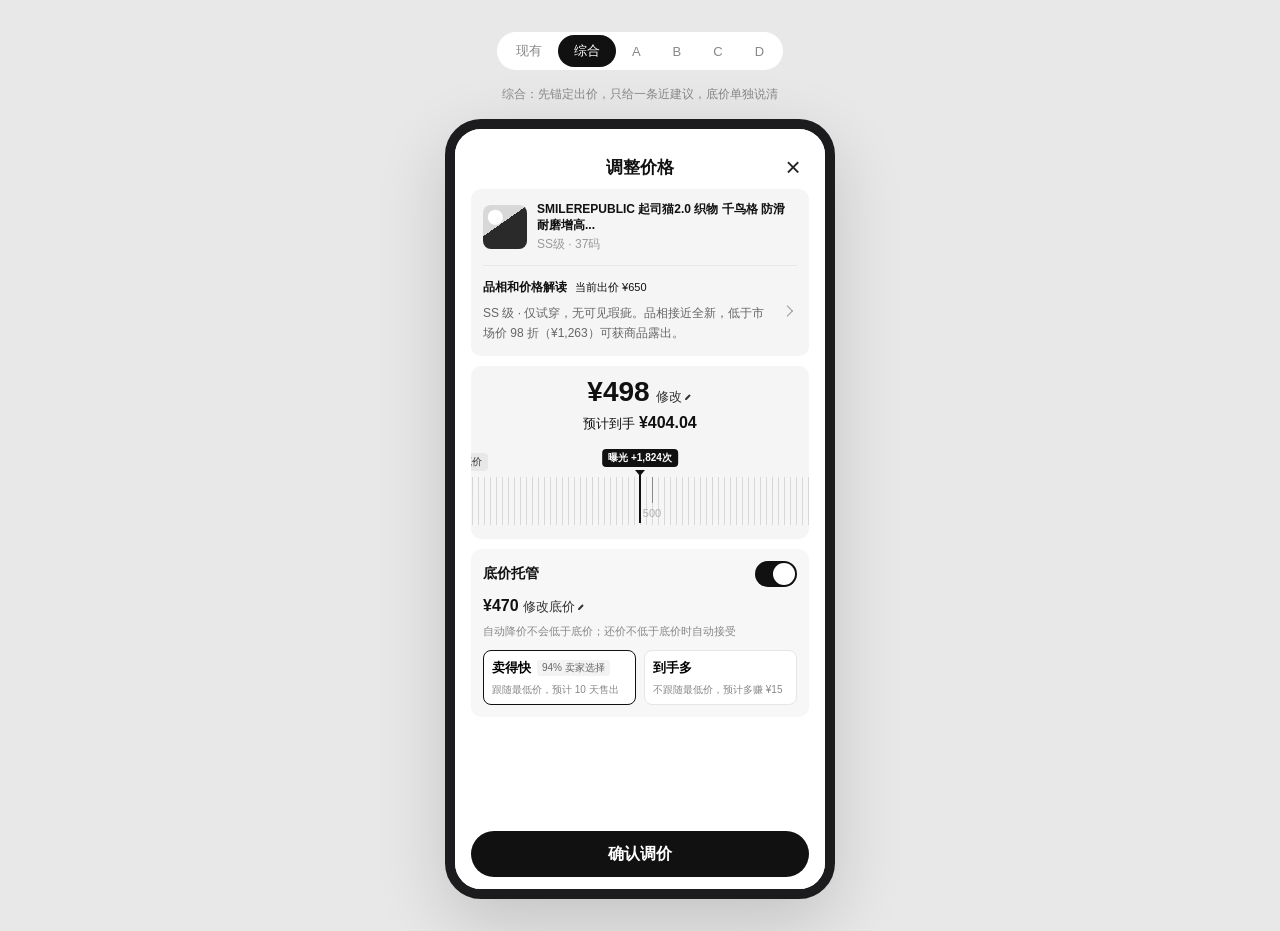
<file: index.html>
<!DOCTYPE html>
<html lang="zh-CN">
<head>
  <meta charset="UTF-8" />
  <meta name="viewport" content="width=device-width, initial-scale=1, maximum-scale=1" />
  <title>调整价格</title>
  <meta http-equiv="Cache-Control" content="no-store" />
  <link rel="stylesheet" href="styles.css?v=20260909a" />
</head>
<body>
  <div class="page">
    <main class="stage">
      <div class="mode-bar" role="tablist">
        <button class="mode-btn" data-mode="current" type="button">现有</button>
        <button class="mode-btn is-on" data-mode="all" type="button">综合</button>
        <button class="mode-btn" data-mode="a" type="button">A</button>
        <button class="mode-btn" data-mode="b" type="button">B</button>
        <button class="mode-btn" data-mode="c" type="button">C</button>
        <button class="mode-btn" data-mode="d" type="button">D</button>
      </div>
      <p class="mode-cap" id="mode-cap">综合：先锚定出价，只给一条近建议，底价单独说清</p>

      <div class="phone">
        <!-- 现有 -->
        <section class="sheet" id="screen-current" hidden>
          <header class="nav">
            <h1>调整价格</h1>
            <button class="nav-x" type="button" aria-label="关闭">×</button>
          </header>
          <div class="goods">
            <div class="goods-pic" aria-hidden="true"></div>
            <div>
              <p class="goods-name">SMILEREPUBLIC 起司猫2.0 织物 千鸟格 防滑耐磨增高...</p>
              <p class="goods-spec">37码 SS级</p>
            </div>
          </div>
          <div class="refs">
            <div class="ref"><strong>¥778</strong><span>全新市场价</span></div>
            <div class="ref"><strong>¥650</strong><span>在售最低价</span></div>
            <div class="ref"><strong>¥496</strong><span>近90天成交均价</span></div>
          </div>
          <p class="sec">我的出价</p>
          <div class="chip-row chip-static">
            <div>建议出价 <b>¥498</b>，可在首页【卖家直降】频道露出</div>
            <span class="chip-use">立即使用</span>
          </div>
          <div class="hero"><div class="hero-row"><span class="hero-yen">¥570</span><span class="hero-edit">修改</span></div></div>
          <div class="ruler-static">
            <div class="ruler-static-track"><i class="needle"></i></div>
            <div class="ruler-static-labels"><span>500</span><span>550</span><span>600</span><span>650</span></div>
          </div>
          <p class="payout">预计到手 <b>¥462.45</b> <span class="link">明细</span></p>
          <div class="trust trust-on">
            <div class="trust-top"><p>底价托管</p><div class="switch is-on"></div></div>
            <p class="floor-line"><b>¥513</b> 修改底价</p>
            <p class="trust-desc">自动处理还价&amp;跟随行情调价，出售速度提升50%</p>
            <div class="plans">
              <div class="plan is-on"><h3>卖得快</h3><span class="plan-tag">94% 卖家选择</span><small>自动跟最低价，预计 10 天售出</small></div>
              <div class="plan"><h3>到手多</h3><small>合理涨跌，预计多卖 ¥15</small></div>
            </div>
          </div>
          <div class="sheet-foot"><button class="cta" type="button">确认调价</button></div>
        </section>

        <!-- 综合 -->
        <section class="sheet" id="screen-all">
          <header class="nav">
            <h1>调整价格</h1>
            <button class="nav-x" type="button" aria-label="关闭">×</button>
          </header>
          <div class="mod">
            <div class="goods">
              <div class="goods-pic" aria-hidden="true"></div>
              <div class="goods-main">
                <p class="goods-name">SMILEREPUBLIC 起司猫2.0 织物 千鸟格 防滑耐磨增高...</p>
                <p class="goods-spec">SS级 · 37码</p>
              </div>
            </div>
            <div class="mod-line">
              <div class="mod-line-body">
                <div class="mod-line-hd">
                  <strong>品相和价格解读</strong>
                  <span class="mod-title-sub">当前出价 ¥650</span>
                </div>
                <p>SS 级 · 仅试穿，无可见瑕疵。品相接近全新，低于市场价 98 折（¥1,263）可获商品露出。</p>
              </div>
              <button class="more-ico" type="button" data-open="ref" aria-label="更多"></button>
            </div>
          </div>

          <div class="mod">
            <div class="hero">
              <div class="hero-row">
                <span class="hero-yen">¥<span data-price>498</span></span>
                <button class="hero-edit" type="button">修改</button>
              </div>
              <p class="hero-take">预计到手 <b data-payout>¥404.04</b></p>
            </div>
            <div class="roller" id="roller-all" tabindex="0">
              <div class="needle"><span class="needle-tag" id="expo-tag">曝光 +1,824次</span></div>
              <div class="roller-strip"></div>
            </div>
          </div>

          <div class="mod trust" id="trust-all">
            <div class="trust-top">
              <p>底价托管</p>
              <button class="switch is-on" id="trust-all-switch" type="button" aria-pressed="true"></button>
            </div>
            <p class="trust-desc" id="trust-all-off" hidden>开启后自动降价并接受还价，都不会低于底价</p>
            <div id="trust-all-body">
              <p class="floor-line">
                <b>¥<span id="floor-all-num">470</span></b>
                <button class="text-btn" id="edit-floor-all" type="button">修改底价</button>
              </p>
              <p class="trust-desc">自动降价不会低于底价；还价不低于底价时自动接受</p>
              <div class="plans">
                <button class="plan is-on" data-plan="fast" type="button">
                  <h3>卖得快</h3>
                  <span class="plan-tag">94% 卖家选择</span>
                  <small>跟随最低价，预计 10 天售出</small>
                </button>
                <button class="plan" data-plan="more" type="button">
                  <h3>到手多</h3>
                  <small>不跟随最低价，预计多赚 ¥15</small>
                </button>
              </div>
              <p class="flash" id="flash-all" hidden>已到卖家直降价，可进入直降频道</p>
            </div>
          </div>
          <div class="sheet-foot"><button class="cta" type="button">确认调价</button></div>
        </section>

        <div class="layer" id="cond-layer" hidden>
          <button class="layer-mask" id="cond-mask" type="button" aria-label="关闭"></button>
          <div class="layer-sheet">
            <i class="layer-handle"></i>
            <p class="layer-title">品相解读</p>
            <div class="ref-list">
              <div class="ref-list-item"><span>成色</span><strong>SS 级</strong></div>
              <div class="ref-list-item"><span>鉴定</span><strong>鞋面有使用痕迹</strong></div>
              <div class="ref-list-item"><span>出价建议</span><strong>不宜按全新价</strong></div>
            </div>
          </div>
        </div>

        <div class="layer" id="ref-layer" hidden>
          <button class="layer-mask" id="ref-mask" type="button" aria-label="关闭"></button>
          <div class="layer-sheet is-ref">
            <div class="ref-head">
              <p class="layer-title">价格参考</p>
              <button class="ref-close" id="ref-close" type="button" aria-label="关闭">×</button>
            </div>
            <div class="ref-filters">
              <div class="ref-chips">
                <button type="button">全部规格</button>
                <button type="button" class="is-on">37码 SS级</button>
              </div>
              <div class="ref-chips">
                <button type="button">全部成色</button>
                <button type="button" class="is-on">SS级</button>
                <button type="button">已使用</button>
              </div>
            </div>
            <p class="ref-sec">价格行情</p>
            <div class="ref-stats">
              <div><strong>¥778</strong><span>全新市场价</span></div>
              <div><strong>¥650</strong><span>在售最低价</span></div>
              <div><strong>¥496</strong><span>近90天成交均价</span></div>
            </div>
            <div class="ref-tabs">
              <button type="button" class="is-on">在售商品 (6)</button>
              <button type="button">成交记录 (128)</button>
            </div>
            <div class="ref-sells">
              <div class="ref-sell"><span>未使用 · 37码</span><b>¥650</b><i>同成色最低</i><em>48人浏览</em></div>
              <div class="ref-sell"><span>SS级 · 37码</span><b>¥680</b><em>36人浏览</em></div>
              <div class="ref-sell"><span>SS级 · 37码</span><b>¥698</b><em>22人浏览</em></div>
              <div class="ref-sell"><span>已使用 · 37码</span><b>¥620</b><em>15人浏览</em></div>
            </div>
          </div>
        </div>

        <div class="layer" id="fee-layer" hidden>
          <button class="layer-mask" id="fee-mask" type="button" aria-label="关闭"></button>
          <div class="layer-sheet">
            <i class="layer-handle"></i>
            <div class="layer-price">
              <span>调价至</span>
              <input id="layer-input" type="number" inputmode="numeric" />
              <div class="step">
                <button id="step-up" type="button" aria-label="加"></button>
                <button id="step-down" type="button" aria-label="减"></button>
              </div>
            </div>
            <div class="layer-fees">
              <div class="take-item"><span>服务费</span><span id="layer-fee">-¥122.64</span></div>
              <div id="layer-items"></div>
              <div class="take-item take-net"><span>预计到手</span><b id="layer-pay">¥527.36</b></div>
            </div>
            <button class="cta" id="layer-ok" type="button">确认</button>
          </div>
        </div>

        <!-- A：锚定我的出价，差值表达 -->
        <section class="sheet" id="screen-a" hidden>
          <header class="nav">
            <h1>调整价格</h1>
            <button class="nav-x" type="button" aria-label="关闭">×</button>
          </header>
          <div class="goods">
            <div class="goods-pic" aria-hidden="true"></div>
            <div>
              <p class="goods-name">SMILEREPUBLIC 起司猫2.0 织物 千鸟格 防滑耐磨增高...</p>
              <p class="goods-spec">37码 SS级</p>
            </div>
          </div>
          <div class="refs">
            <div class="ref"><strong>¥778</strong><span>全新市场价</span></div>
            <div class="ref"><strong>¥650</strong><span>在售最低价</span></div>
            <div class="ref"><strong>¥496</strong><span>近90天成交均价</span></div>
          </div>
          <p class="sec">我的出价</p>
          <div class="hero">
            <div class="hero-row">
              <span class="hero-yen">¥<span data-price>650</span></span>
              <button class="hero-edit" type="button">修改</button>
            </div>
          </div>
          <div class="roller" id="roller-a" tabindex="0">
            <div class="needle"></div>
            <div class="roller-strip"></div>
          </div>
          <p class="payout">预计到手 <b data-payout>¥527.36</b></p>
          <div class="delta-list" id="delta-a"></div>
          <div class="sheet-foot"><button class="cta" type="button">确认调价</button></div>
        </section>

        <!-- B：分层收纳 -->
        <section class="sheet" id="screen-b" hidden>
          <header class="nav">
            <h1>调整价格</h1>
            <button class="nav-x" type="button" aria-label="关闭">×</button>
          </header>
          <div class="goods">
            <div class="goods-pic" aria-hidden="true"></div>
            <div>
              <p class="goods-name">SMILEREPUBLIC 起司猫2.0 织物 千鸟格 防滑耐磨增高...</p>
              <p class="goods-spec">37码 SS级</p>
            </div>
          </div>
          <p class="sec">我的出价</p>
          <div class="hero">
            <div class="hero-row">
              <span class="hero-yen">¥<span data-price>650</span></span>
              <button class="hero-edit" type="button">修改</button>
            </div>
          </div>
          <div class="roller" id="roller-b" tabindex="0">
            <div class="needle"></div>
            <div class="roller-strip"></div>
          </div>
          <p class="payout">预计到手 <b data-payout>¥527.36</b></p>
          <p class="vs" id="vs-b">与在售最低价持平</p>

          <button class="fold-btn" id="fold-ref" type="button">展开价格参考</button>
          <div class="fold" id="fold-ref-body" hidden>
            <div class="refs">
              <div class="ref"><strong>¥778</strong><span>全新市场价</span></div>
              <div class="ref"><strong>¥496</strong><span>近90天成交均价</span></div>
            </div>
            <div class="fold-note">
              建议出价 ¥498：可进入卖家直降频道。<br>
              加速建议 ¥570：按当前价九折与在售最低价综合计算。
            </div>
          </div>

          <button class="fold-btn" id="fold-floor" type="button">底价托管</button>
          <div class="fold" id="fold-floor-body" hidden>
            <p class="floor-line"><b>¥513</b>　预计到手 ¥416.20</p>
            <p class="trust-desc">底价是出价可下调的下限。平台只在底价以上自动降价，并接受不低于底价的还价。</p>
          </div>
          <div class="sheet-foot"><button class="cta" type="button">确认调价</button></div>
        </section>

        <!-- C：统一建议 -->
        <section class="sheet" id="screen-c" hidden>
          <header class="nav">
            <h1>调整价格</h1>
            <button class="nav-x" type="button" aria-label="关闭">×</button>
          </header>
          <div class="goods">
            <div class="goods-pic" aria-hidden="true"></div>
            <div>
              <p class="goods-name">SMILEREPUBLIC 起司猫2.0 织物 千鸟格 防滑耐磨增高...</p>
              <p class="goods-spec">37码 SS级</p>
            </div>
          </div>
          <div class="refs">
            <div class="ref"><strong>¥778</strong><span>全新市场价</span></div>
            <div class="ref"><strong>¥650</strong><span>在售最低价</span></div>
            <div class="ref"><strong>¥496</strong><span>近90天成交均价</span></div>
          </div>
          <p class="sec">我的出价</p>
          <div class="chip-row" id="main-c">
            <div>降至 <b>¥498</b> 可进卖家直降频道</div>
            <button class="chip-use" id="use-c" type="button">立即使用</button>
          </div>
          <button class="more-btn" id="more-c" type="button">查看其他建议</button>
          <div class="fold" id="more-c-body" hidden>
            <div class="chip-row">
              <div>降至 <b>¥570</b> 加速售出</div>
              <button class="chip-use" id="use-c-alt" type="button">使用</button>
            </div>
          </div>
          <div class="hero">
            <div class="hero-row">
              <span class="hero-yen">¥<span data-price>650</span></span>
              <button class="hero-edit" type="button">修改</button>
            </div>
          </div>
          <div class="roller" id="roller-c" tabindex="0">
            <div class="needle"></div>
            <div class="roller-strip"></div>
          </div>
          <p class="payout">预计到手 <b data-payout>¥527.36</b></p>
          <div class="sheet-foot"><button class="cta" type="button">确认调价</button></div>
        </section>

        <!-- D：底价说人话 -->
        <section class="sheet" id="screen-d" hidden>
          <header class="nav">
            <h1>调整价格</h1>
            <button class="nav-x" type="button" aria-label="关闭">×</button>
          </header>
          <div class="goods">
            <div class="goods-pic" aria-hidden="true"></div>
            <div>
              <p class="goods-name">SMILEREPUBLIC 起司猫2.0 织物 千鸟格 防滑耐磨增高...</p>
              <p class="goods-spec">37码 SS级</p>
            </div>
          </div>
          <div class="pair">
            <div>
              <span>我的出价</span>
              <strong>¥650</strong>
            </div>
            <div>
              <span>预计到手</span>
              <strong>¥527.36</strong>
            </div>
          </div>

          <div class="trust trust-on">
            <div class="trust-top">
              <p>底价托管</p>
              <div class="switch is-on"></div>
            </div>
            <p class="floor-line">
              底价 <b>¥513</b>
              <span class="floor-sub">预计到手 ¥416.20</span>
              <button class="text-btn" type="button">修改底价</button>
            </p>

            <p class="block-title">平台会做什么</p>
            <ul class="plain">
              <li>在底价之上自动降价：卖得快跟随最低价，到手多按行情合理涨跌</li>
              <li>买家还价高于底价时自动接受</li>
            </ul>

            <p class="block-title">预计效果</p>
            <div class="plans">
              <button class="plan is-on" data-plan="fast" type="button">
                <h3>卖得快</h3>
                <span class="plan-tag">94% 卖家选择</span>
                <small>跟随最低价，预计 10 天售出</small>
              </button>
              <button class="plan" data-plan="more" type="button">
                <h3>到手多</h3>
                <small>不跟随最低价，预计多赚 ¥15</small>
              </button>
            </div>
          </div>
          <div class="sheet-foot"><button class="cta" type="button">确认调价</button></div>
        </section>
      </div>
    </main>
  </div>
  <script src="app.js?v=20260909a"></script>
</body>
</html>
</file>
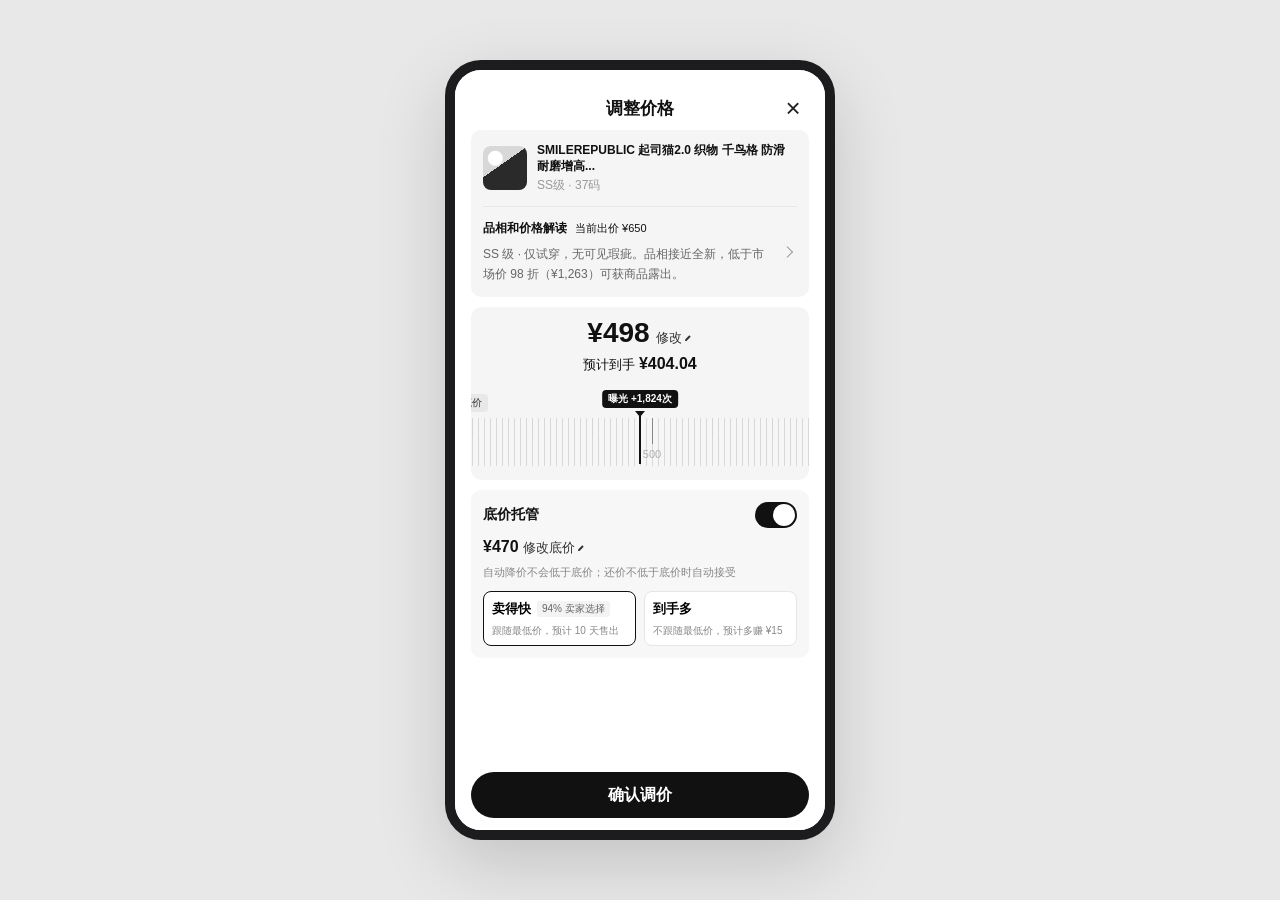
<file: adjust-price.html>
<!DOCTYPE html>
<html lang="zh-CN">
<head>
  <meta charset="UTF-8" />
  <meta name="viewport" content="width=device-width, initial-scale=1, maximum-scale=1" />
  <title>调整价格</title>
  <meta http-equiv="Cache-Control" content="no-store" />
  <style>
:root {
  --ink: #111;
  --muted: #999;
  --sub: #666;
  --line: #eee;
  --fill: #f5f5f5;
  --tick: #d4d4d4;
  --tick-strong: #888;
  --num: "Helvetica Neue", Helvetica, Arial, -apple-system, BlinkMacSystemFont, "PingFang SC", sans-serif;
}

.ref strong,
.hero-yen,
.hero-take b,
.payout b,
.chip-row b,
.suggest-row b,
.goods-bid strong,
.bid-field strong,
.ref-stats strong,
.ref-list-item strong,
.layer-price input,
.layer-sheet .take-item span:last-child,
.layer-sheet .take-net b,
.floor-line b,
.fee b,
.take-net b,
.pair strong {
  font-family: var(--num);
  font-variant-numeric: tabular-nums;
  font-feature-settings: "tnum" 1;
  font-weight: 600;
  letter-spacing: 0;
}

* { box-sizing: border-box; }
html, body { margin: 0; min-height: 100%; }
body {
  font-family: -apple-system, BlinkMacSystemFont, "PingFang SC", "Helvetica Neue", sans-serif;
  background: #e8e8e8;
  color: var(--ink);
}

.page {
  min-height: 100vh;
  display: flex;
  align-items: center;
  justify-content: center;
  padding: 32px 16px;
}

.stage {
  display: flex;
  flex-direction: column;
  align-items: center;
  gap: 16px;
}

.mode-bar {
  display: flex;
  background: #fff;
  padding: 3px;
  border-radius: 999px;
}
.mode-btn {
  border: 0;
  background: transparent;
  padding: 7px 16px;
  border-radius: 999px;
  font-size: 13px;
  color: #888;
  cursor: pointer;
}
.mode-btn.is-on {
  background: #111;
  color: #fff;
}

.phone {
  width: 390px;
  height: 780px;
  background: #fff;
  border-radius: 36px;
  border: 10px solid #1c1c1e;
  box-shadow: 0 24px 70px rgba(0, 0, 0, 0.16);
  overflow: hidden;
  position: relative;
}

.sheet {
  height: 100%;
  background: #fff;
  display: flex;
  flex-direction: column;
  padding: 22px 16px 12px;
  overflow: auto;
}
.sheet[hidden] { display: none; }

.nav {
  display: flex;
  align-items: center;
  justify-content: center;
  position: relative;
  height: 32px;
  margin-bottom: 6px;
  flex: none;
}
.nav h1 {
  margin: 0;
  font-size: 17px;
  font-weight: 600;
}
.nav-x {
  position: absolute;
  right: 0;
  top: 50%;
  transform: translateY(-50%);
  border: 0;
  background: none;
  font-size: 26px;
  line-height: 1;
  color: #222;
  width: 32px;
  height: 32px;
}

.mod {
  background: var(--fill);
  border-radius: 10px;
  padding: 12px;
  margin-bottom: 10px;
}
.mod-title {
  margin: 0 0 10px;
  font-size: 13px;
  font-weight: 600;
}
.mod-title-sub {
  font-size: 11px;
  font-weight: 400;
  color: #111;
}
.mod-line {
  display: flex;
  align-items: center;
  gap: 8px;
  margin: 12px 0 0;
  padding-top: 12px;
  border-top: 1px solid #e8e8e8;
  font-size: 12px;
  color: #666;
  line-height: 1.65;
}
.mod-line-body { min-width: 0; flex: 1; }
.mod-line-hd {
  display: flex;
  align-items: baseline;
  gap: 8px;
  margin-bottom: 6px;
}
.mod-line-body strong,
.mod-line strong {
  color: #111;
  font-weight: 600;
}
.mod-line p { margin: 0; }
.more-ico {
  flex: none;
  width: 16px;
  height: 16px;
  border: 0;
  padding: 0;
  background: none;
  cursor: pointer;
  position: relative;
}
.more-ico::before {
  content: "";
  position: absolute;
  top: 50%;
  left: 50%;
  width: 7px;
  height: 7px;
  border-right: 1.5px solid #999;
  border-top: 1.5px solid #999;
  transform: translate(-70%, -50%) rotate(45deg);
}
.layer-title {
  margin: 8px 0 12px;
  font-size: 15px;
  font-weight: 600;
  text-align: center;
}
.layer-sheet.is-ref {
  max-height: 88%;
  overflow: auto;
  padding: 8px 16px 16px;
}
.ref-head {
  position: relative;
}
.ref-head .layer-title { margin: 4px 0 12px; }
.ref-close {
  position: absolute;
  right: 0;
  top: 0;
  border: 0;
  background: none;
  font-size: 22px;
  line-height: 1;
  color: #222;
  width: 28px;
  height: 28px;
  cursor: pointer;
}
.ref-chips {
  display: flex;
  gap: 8px;
  margin-bottom: 8px;
  overflow-x: auto;
}
.ref-chips button {
  flex: none;
  border: 1px solid #e6e6e6;
  background: #fff;
  color: #333;
  font-size: 12px;
  padding: 6px 10px;
  border-radius: 6px;
  cursor: pointer;
}
.ref-chips button.is-on {
  border-color: #111;
  color: #111;
  font-weight: 600;
}
.ref-sec {
  margin: 10px 0 8px;
  font-size: 13px;
  font-weight: 600;
}
.ref-stats {
  display: grid;
  grid-template-columns: 1fr 1fr 1fr;
  gap: 8px;
  text-align: center;
  padding: 4px 0 12px;
}
.ref-stats strong {
  display: block;
  font-size: 18px;
}
.ref-stats span {
  display: block;
  margin-top: 4px;
  font-size: 11px;
  color: #999;
}
.ref-tabs {
  display: flex;
  gap: 20px;
  border-bottom: 1px solid #eee;
}
.ref-tabs button {
  border: 0;
  background: none;
  padding: 8px 0;
  font-size: 13px;
  color: #999;
  cursor: pointer;
}
.ref-tabs button.is-on {
  color: #111;
  font-weight: 600;
  box-shadow: inset 0 -2px 0 #111;
}
.ref-sell {
  display: grid;
  grid-template-columns: 1fr auto;
  grid-template-rows: auto auto;
  padding: 10px 0;
  border-bottom: 1px solid #f0f0f0;
  font-size: 12px;
  color: #666;
}
.ref-sell span { grid-column: 1; }
.ref-sell b {
  grid-column: 2;
  grid-row: 1;
  font-size: 14px;
  color: #111;
  text-align: right;
}
.ref-sell i {
  grid-column: 2;
  font-style: normal;
  font-size: 10px;
  color: #999;
  text-align: right;
}
.ref-sell em {
  grid-column: 1;
  font-style: normal;
  font-size: 11px;
  color: #bbb;
}
.ref-list-item {
  display: flex;
  align-items: baseline;
  justify-content: space-between;
  padding: 12px 0;
  border-bottom: 1px solid #eee;
  font-size: 13px;
  color: #666;
}
.ref-list-item:last-child { border-bottom: 0; }
.ref-list-item strong {
  font-size: 16px;
  color: #111;
}
.mod .goods {
  padding: 0;
  border: 0;
}
.mod .hero { padding: 0; }
.mod .roller { margin: 8px -12px 0; }
.mod.trust { margin-top: 0; }

.goods {
  display: flex;
  gap: 10px;
  align-items: center;
  padding: 4px 0 12px;
}
.goods-pic {
  width: 44px;
  height: 44px;
  border-radius: 8px;
  background:
    radial-gradient(circle at 28% 28%, #fff 0 7px, transparent 8px),
    linear-gradient(145deg, #d8d8d8 0 42%, #2a2a2a 42%);
  flex: none;
}
.goods-name {
  margin: 0;
  font-size: 12px;
  font-weight: 600;
  line-height: 1.35;
}
.goods-main {
  flex: 1;
  min-width: 0;
}
.goods-spec {
  margin: 3px 0 0;
  font-size: 12px;
  color: var(--muted);
}
.goods-bid {
  flex: none;
  text-align: right;
}
.goods-bid span {
  display: block;
  font-size: 11px;
  color: #999;
}
.goods-bid strong {
  display: block;
  margin-top: 2px;
  font-size: 16px;
  color: #111;
}

.sec {
  margin: 14px 0 8px;
  font-size: 13px;
  font-weight: 600;
}
.bid-field {
  display: flex;
  align-items: baseline;
  justify-content: space-between;
  margin: 2px 0 12px;
  padding: 10px 0;
  border-bottom: 1px solid var(--line);
  font-size: 13px;
  color: #666;
}
.bid-field strong {
  font-size: 16px;
  color: #111;
}

.refs {
  display: grid;
  grid-template-columns: 1fr 1fr 1fr;
  gap: 8px;
  margin-bottom: 12px;
}
.ref {
  background: var(--fill);
  border-radius: 8px;
  padding: 8px 4px 8px;
  text-align: center;
}
.ref strong {
  display: block;
  font-size: 16px;
}
.ref span {
  display: block;
  margin-top: 3px;
  font-size: 10px;
  color: #999;
}

.chip-row {
  display: flex;
  align-items: center;
  gap: 8px;
  background: var(--fill);
  border-radius: 8px;
  padding: 8px 10px;
  font-size: 12px;
  line-height: 1.4;
  color: #333;
}
.chip-row b { font-weight: 600; }
.chip-static { cursor: default; }
.chip-use {
  flex: none;
  border: 0;
  background: #111;
  color: #fff;
  font-size: 11px;
  padding: 5px 8px;
  border-radius: 4px;
  cursor: pointer;
}

.hero { text-align: center; padding: 4px 0; }
.hero-take {
  margin: 8px 0 0;
  font-size: 13px;
  font-weight: 400;
  color: #111;
}
.hero-take b {
  font-size: 16px;
  font-weight: 600;
  color: #111;
}
.hero-desc {
  margin: 10px 0 0;
  padding: 8px 10px;
  background: var(--fill);
  border-radius: 8px;
  font-size: 12px;
  color: #333;
  line-height: 1.5;
  text-align: left;
}
.hero-desc span {
  display: block;
}
.hero-desc span + span {
  margin-top: 6px;
}

.suggest-row {
  display: flex;
  align-items: center;
  justify-content: space-between;
  gap: 8px;
  margin-top: 10px;
  padding: 8px 10px;
  background: var(--fill);
  border-radius: 8px;
  font-size: 12px;
  color: #333;
  line-height: 1.45;
}
.suggest-row > span {
  min-width: 0;
}
.rank {
  margin: 8px 0 0;
  display: inline-block;
  font-size: 12px;
  font-weight: 600;
  padding: 3px 8px;
  border-radius: 4px;
  background: #111;
  color: #fff;
}
.rank.is-mid {
  background: #f0f0f0;
  color: #666;
  font-weight: 400;
}
.ref.is-hit {
  outline: 1px solid #111;
}
.hero-row {
  display: flex;
  align-items: baseline;
  justify-content: center;
  gap: 6px;
}
.hero-yen {
  font-size: 28px;
  line-height: 1;
}
.hero-edit,
.text-btn {
  border: 0;
  background: none;
  color: #333;
  font-size: 13px;
  padding: 0;
  cursor: pointer;
}
.hero-edit::after,
.text-btn::after {
  content: "";
  display: inline-block;
  width: 9px;
  height: 9px;
  margin-left: 2px;
  vertical-align: 0;
  background: currentColor;
  -webkit-mask: url("data:image/svg+xml;utf8,<svg xmlns='http://www.w3.org/2000/svg' viewBox='0 0 24 24'><path fill='black' d='M3 17.25V21h3.75L17.81 9.94l-3.75-3.75L3 17.25zm17.71-10.04a1 1 0 0 0 0-1.41l-2.51-2.51a1 1 0 0 0-1.41 0l-1.83 1.83 3.75 3.75 2-1.66z'/></svg>") center / contain no-repeat;
  mask: url("data:image/svg+xml;utf8,<svg xmlns='http://www.w3.org/2000/svg' viewBox='0 0 24 24'><path fill='black' d='M3 17.25V21h3.75L17.81 9.94l-3.75-3.75L3 17.25zm17.71-10.04a1 1 0 0 0-1.41l-2.51-2.51a1 1 0 0 0-1.41 0l-1.83 1.83 3.75 3.75 2-1.66z'/></svg>") center / contain no-repeat;
}

.ruler-static { padding: 8px 0 4px; }
.ruler-static-track {
  height: 40px;
  border-radius: 4px;
  background: repeating-linear-gradient(90deg, #cfcfcf 0 2px, #f3f3f3 2px 8px);
  position: relative;
  overflow: hidden;
}
.ruler-static-track .needle { left: 38%; }
.ruler-static-labels {
  display: flex;
  justify-content: space-between;
  padding: 6px 10px 0;
  font-size: 11px;
  color: #bbb;
}

.roller {
  position: relative;
  height: 86px;
  margin: 8px -16px 0;
  overflow: hidden;
  touch-action: none;
  cursor: grab;
  user-select: none;
}
.roller:active { cursor: grabbing; }
.roller-strip {
  position: absolute;
  top: 36px;
  height: 48px;
  will-change: transform;
  background: repeating-linear-gradient(90deg, #d8d8d8 0 1px, #f6f6f6 1px 6px);
}
.tick {
  position: absolute;
  top: 0;
  width: 1px;
  background: var(--tick);
}
.tick.is-10 { height: 18px; }
.tick.is-50 { height: 26px; background: var(--tick-strong); }
.tick-label {
  position: absolute;
  top: 30px;
  transform: translateX(-50%);
  font-size: 11px;
  color: #b0b0b0;
}
.anchor {
  position: absolute;
  top: -24px;
  transform: translateX(-50%);
  border: 0;
  background: #f0f0f0;
  color: #666;
  font-size: 10px;
  padding: 3px 6px;
  border-radius: 4px;
  white-space: nowrap;
  cursor: pointer;
  line-height: 1.2;
  z-index: 4;
}
.anchor.is-on {
  background: #111;
  color: #fff;
}
.anchor.is-current:not(.is-on) {
  background: #111;
  color: #fff;
}
.anchor.is-suggest {
  background: #111;
  color: #fff;
}
.anchor.is-floor {
  background: #e8e8e8;
  color: #333;
}
.suggest-pin {
  position: absolute;
  left: 12px;
  top: 6px;
  z-index: 6;
  display: flex;
  align-items: center;
  gap: 6px;
  background: #f3f3f3;
  padding: 4px 5px 4px 8px;
  border-radius: 6px;
  font-size: 11px;
  color: #333;
  white-space: nowrap;
}

.needle {
  position: absolute;
  top: 34px;
  bottom: 4px;
  left: 50%;
  width: 2px;
  background: #111;
  transform: translateX(-1px);
  z-index: 5;
  pointer-events: none;
}
.needle::before {
  content: "";
  position: absolute;
  top: -5px;
  left: 50%;
  transform: translateX(-50%);
  border-left: 5px solid transparent;
  border-right: 5px solid transparent;
  border-top: 6px solid #111;
}
.needle-tag {
  position: absolute;
  left: 50%;
  top: -26px;
  transform: translateX(-50%);
  background: #111;
  color: #fff;
  font-size: 10px;
  font-weight: 600;
  padding: 3px 6px;
  border-radius: 4px;
  white-space: nowrap;
  line-height: 1.2;
}

.roller-note {
  margin: 6px 0 0;
  text-align: center;
  font-size: 11px;
  color: #999;
}

.payout {
  text-align: center;
  margin: 8px 0 0;
  font-size: 13px;
  color: #666;
}
.payout b { color: #111; font-weight: 600; }

.take {
  margin: 10px 0 0;
  padding: 4px 2px 0;
}
.take-row {
  display: flex;
  align-items: center;
  justify-content: space-between;
  width: 100%;
  border: 0;
  background: none;
  padding: 8px 0;
  font-size: 13px;
  color: #333;
  cursor: pointer;
}
.take-net { cursor: default; }
.take-net b { font-size: 15px; }
.take-val {
  display: flex;
  align-items: center;
  gap: 4px;
  color: #111;
}
.chev {
  display: inline-block;
  width: 6px;
  height: 6px;
  border-right: 1.5px solid #999;
  border-bottom: 1.5px solid #999;
  transform: rotate(45deg);
  margin-top: -3px;
}
.take.is-open .chev { transform: rotate(-135deg); margin-top: 2px; }
.take-items {
  padding: 0 0 6px 0;
  font-size: 12px;
  color: #888;
}
.take-item {
  display: flex;
  justify-content: space-between;
  padding: 5px 0;
}

.layer {
  position: absolute;
  inset: 0;
  z-index: 20;
}
.layer-mask {
  position: absolute;
  inset: 0;
  border: 0;
  background: rgba(0, 0, 0, 0.4);
}
.layer-sheet {
  position: absolute;
  left: 0;
  right: 0;
  bottom: 0;
  background: #fff;
  border-radius: 16px 16px 0 0;
  padding: 8px 20px 24px;
}
.layer-handle {
  display: block;
  width: 36px;
  height: 4px;
  margin: 2px auto 10px;
  background: #ddd;
  border-radius: 2px;
}
.layer-price {
  display: flex;
  align-items: center;
  gap: 10px;
  padding: 4px 0 14px;
  border-bottom: 1px solid #eee;
}
.layer-price > span {
  font-size: 13px;
  color: #333;
  flex: none;
}
.layer-price input {
  flex: 1;
  min-width: 0;
  border: 0;
  font-size: 28px;
  padding: 0;
  outline: none;
  background: none;
  -moz-appearance: textfield;
}
.layer-price input::-webkit-outer-spin-button,
.layer-price input::-webkit-inner-spin-button {
  -webkit-appearance: none;
}
.step {
  display: flex;
  flex-direction: column;
  width: 16px;
  flex: none;
}
.step button {
  height: 14px;
  border: 0;
  background: none;
  padding: 0;
  position: relative;
  cursor: pointer;
}
.step button::before {
  content: "";
  position: absolute;
  left: 50%;
  top: 50%;
  width: 5px;
  height: 5px;
  border-left: 1.2px solid #111;
  border-top: 1.2px solid #111;
}
#step-up::before { transform: translate(-50%, -25%) rotate(45deg); }
#step-down::before { transform: translate(-50%, -75%) rotate(-135deg); }
.layer-fees { padding-top: 6px; }
.layer-sheet .take-item {
  display: flex;
  justify-content: space-between;
  padding: 7px 0;
  font-size: 13px;
  color: #888;
}
.layer-sheet .take-net {
  margin-top: 4px;
  color: #111;
  font-size: 15px;
  font-weight: 600;
}
#layer-items { padding: 0 0 0 12px; }
#layer-items .take-item { padding: 5px 0; font-size: 12px; }
.layer-sheet .cta { margin-top: 18px; }
.link {
  border: 0;
  background: none;
  color: #333;
  font-size: 12px;
  padding: 0;
  margin-left: 4px;
  cursor: pointer;
}

.fee {
  margin-top: 8px;
  background: var(--fill);
  border-radius: 8px;
  padding: 10px 12px;
  font-size: 12px;
  color: #666;
  line-height: 1.7;
}
.fee b { color: #111; font-weight: 600; }

.trust {
  margin-top: 12px;
  padding: 12px;
  border-radius: 10px;
  background: #f7f7f7;
}
.trust-top {
  display: flex;
  align-items: center;
  justify-content: space-between;
  gap: 12px;
}
.trust-top p {
  margin: 0;
  font-size: 14px;
  font-weight: 600;
}
.trust-desc {
  margin: 8px 0 0;
  font-size: 11px;
  color: #888;
  line-height: 1.45;
}
.floor-line {
  margin: 10px 0 0;
  font-size: 15px;
}
.floor-line b { font-size: 16px; }
.flash {
  margin: 8px 0 0;
  font-size: 11px;
  color: #333;
  background: #ececec;
  border-radius: 6px;
  padding: 8px 10px;
  line-height: 1.45;
}

.plans {
  display: grid;
  grid-template-columns: 1fr 1fr;
  gap: 8px;
  margin-top: 10px;
}
.plan {
  display: flex;
  flex-wrap: wrap;
  align-items: center;
  gap: 4px 6px;
  text-align: left;
  background: #fff;
  border: 1px solid #e6e6e6;
  border-radius: 8px;
  padding: 8px;
  cursor: pointer;
}
.plan.is-on { border-color: #111; }
.plan h3 {
  margin: 0;
  font-size: 13px;
}
.plan-tag {
  display: inline-block;
  font-size: 10px;
  color: #666;
  background: #f3f3f3;
  padding: 1px 5px;
  border-radius: 3px;
}
.plan small {
  flex: 1 0 100%;
  margin: 2px 0 0;
  color: #888;
  font-size: 10px;
  line-height: 1.3;
  white-space: nowrap;
}

.switch {
  width: 42px;
  height: 26px;
  border: 0;
  border-radius: 999px;
  background: #d8d8d8;
  position: relative;
  flex: none;
  cursor: pointer;
  padding: 0;
}
.switch::after {
  content: "";
  position: absolute;
  top: 2px;
  left: 2px;
  width: 22px;
  height: 22px;
  background: #fff;
  border-radius: 50%;
  box-shadow: 0 1px 2px rgba(0, 0, 0, 0.12);
  transition: left 0.18s ease;
}
.switch.is-on { background: #111; }
.switch.is-on::after { left: 18px; }

.sheet-foot {
  margin-top: auto;
  padding-top: 12px;
  flex: none;
}
.cta {
  width: 100%;
  border: 0;
  background: #111;
  color: #fff;
  height: 46px;
  border-radius: 23px;
  font-size: 16px;
  font-weight: 600;
  cursor: pointer;
}

.mode-cap {
  margin: 0;
  font-size: 12px;
  color: #888;
}

.delta-list {
  display: grid;
  gap: 8px;
  margin-top: 12px;
}
.delta {
  display: flex;
  align-items: center;
  justify-content: space-between;
  gap: 8px;
  background: var(--fill);
  border-radius: 8px;
  padding: 10px 12px;
  border: 0;
  width: 100%;
  text-align: left;
  cursor: pointer;
  font-size: 13px;
  color: #111;
}
.delta small {
  display: block;
  margin-top: 3px;
  color: #888;
  font-size: 11px;
}
.delta-use {
  flex: none;
  font-size: 11px;
  color: #111;
}

.vs {
  text-align: center;
  margin: 6px 0 0;
  font-size: 12px;
  color: #888;
}

.fold-btn,
.more-btn {
  display: block;
  width: 100%;
  margin-top: 12px;
  border: 0;
  background: var(--fill);
  border-radius: 8px;
  padding: 10px 12px;
  text-align: left;
  font-size: 13px;
  color: #111;
  cursor: pointer;
}
.more-btn {
  background: none;
  padding: 8px 2px 0;
  color: #666;
  font-size: 12px;
}
.fold {
  margin-top: 8px;
  padding: 10px 12px;
  background: var(--fill);
  border-radius: 8px;
}
.fold-note {
  font-size: 12px;
  color: #666;
  line-height: 1.55;
}

.pair {
  display: grid;
  grid-template-columns: 1fr 1fr;
  gap: 8px;
  margin: 4px 0 12px;
}
.pair div {
  background: var(--fill);
  border-radius: 8px;
  padding: 10px 12px;
}
.pair span {
  display: block;
  font-size: 11px;
  color: #999;
}
.pair strong {
  display: block;
  margin-top: 4px;
  font-size: 16px;
}

.block-title {
  margin: 14px 0 6px;
  font-size: 13px;
  font-weight: 600;
}
.plain {
  margin: 0;
  padding-left: 18px;
  font-size: 12px;
  color: #666;
  line-height: 1.6;
}
.floor-sub {
  margin-left: 6px;
  font-size: 12px;
  color: #888;
  font-weight: 400;
}

@media (max-width: 900px) {
  .phone { width: min(390px, 100%); }
}

</style>
</head>
<body>
  <div class="page">
    <main class="stage">
      <div class="phone">
        <!-- 综合 -->
        <section class="sheet" id="screen-all">
          <header class="nav">
            <h1>调整价格</h1>
            <button class="nav-x" type="button" aria-label="关闭">×</button>
          </header>
          <div class="mod">
            <div class="goods">
              <div class="goods-pic" aria-hidden="true"></div>
              <div class="goods-main">
                <p class="goods-name">SMILEREPUBLIC 起司猫2.0 织物 千鸟格 防滑耐磨增高...</p>
                <p class="goods-spec">SS级 · 37码</p>
              </div>
            </div>
            <div class="mod-line">
              <div class="mod-line-body">
                <div class="mod-line-hd">
                  <strong>品相和价格解读</strong>
                  <span class="mod-title-sub">当前出价 ¥650</span>
                </div>
                <p>SS 级 · 仅试穿，无可见瑕疵。品相接近全新，低于市场价 98 折（¥1,263）可获商品露出。</p>
              </div>
              <button class="more-ico" type="button" data-open="ref" aria-label="更多"></button>
            </div>
          </div>

          <div class="mod">
            <div class="hero">
              <div class="hero-row">
                <span class="hero-yen">¥<span data-price>498</span></span>
                <button class="hero-edit" type="button">修改</button>
              </div>
              <p class="hero-take">预计到手 <b data-payout>¥404.04</b></p>
            </div>
            <div class="roller" id="roller-all" tabindex="0">
              <div class="needle"><span class="needle-tag" id="expo-tag">曝光 +1,824次</span></div>
              <div class="roller-strip"></div>
            </div>
          </div>

          <div class="mod trust" id="trust-all">
            <div class="trust-top">
              <p>底价托管</p>
              <button class="switch is-on" id="trust-all-switch" type="button" aria-pressed="true"></button>
            </div>
            <p class="trust-desc" id="trust-all-off" hidden>开启后自动降价并接受还价，都不会低于底价</p>
            <div id="trust-all-body">
              <p class="floor-line">
                <b>¥<span id="floor-all-num">470</span></b>
                <button class="text-btn" id="edit-floor-all" type="button">修改底价</button>
              </p>
              <p class="trust-desc">自动降价不会低于底价；还价不低于底价时自动接受</p>
              <div class="plans">
                <button class="plan is-on" data-plan="fast" type="button">
                  <h3>卖得快</h3>
                  <span class="plan-tag">94% 卖家选择</span>
                  <small>跟随最低价，预计 10 天售出</small>
                </button>
                <button class="plan" data-plan="more" type="button">
                  <h3>到手多</h3>
                  <small>不跟随最低价，预计多赚 ¥15</small>
                </button>
              </div>
              <p class="flash" id="flash-all" hidden>已到卖家直降价，可进入直降频道</p>
            </div>
          </div>
          <div class="sheet-foot"><button class="cta" type="button">确认调价</button></div>
        </section>

        <div class="layer" id="cond-layer" hidden>
          <button class="layer-mask" id="cond-mask" type="button" aria-label="关闭"></button>
          <div class="layer-sheet">
            <i class="layer-handle"></i>
            <p class="layer-title">品相解读</p>
            <div class="ref-list">
              <div class="ref-list-item"><span>成色</span><strong>SS 级</strong></div>
              <div class="ref-list-item"><span>鉴定</span><strong>鞋面有使用痕迹</strong></div>
              <div class="ref-list-item"><span>出价建议</span><strong>不宜按全新价</strong></div>
            </div>
          </div>
        </div>

        <div class="layer" id="ref-layer" hidden>
          <button class="layer-mask" id="ref-mask" type="button" aria-label="关闭"></button>
          <div class="layer-sheet is-ref">
            <div class="ref-head">
              <p class="layer-title">价格参考</p>
              <button class="ref-close" id="ref-close" type="button" aria-label="关闭">×</button>
            </div>
            <div class="ref-filters">
              <div class="ref-chips">
                <button type="button">全部规格</button>
                <button type="button" class="is-on">37码 SS级</button>
              </div>
              <div class="ref-chips">
                <button type="button">全部成色</button>
                <button type="button" class="is-on">SS级</button>
                <button type="button">已使用</button>
              </div>
            </div>
            <p class="ref-sec">价格行情</p>
            <div class="ref-stats">
              <div><strong>¥778</strong><span>全新市场价</span></div>
              <div><strong>¥650</strong><span>在售最低价</span></div>
              <div><strong>¥496</strong><span>近90天成交均价</span></div>
            </div>
            <div class="ref-tabs">
              <button type="button" class="is-on">在售商品 (6)</button>
              <button type="button">成交记录 (128)</button>
            </div>
            <div class="ref-sells">
              <div class="ref-sell"><span>未使用 · 37码</span><b>¥650</b><i>同成色最低</i><em>48人浏览</em></div>
              <div class="ref-sell"><span>SS级 · 37码</span><b>¥680</b><em>36人浏览</em></div>
              <div class="ref-sell"><span>SS级 · 37码</span><b>¥698</b><em>22人浏览</em></div>
              <div class="ref-sell"><span>已使用 · 37码</span><b>¥620</b><em>15人浏览</em></div>
            </div>
          </div>
        </div>

        <div class="layer" id="fee-layer" hidden>
          <button class="layer-mask" id="fee-mask" type="button" aria-label="关闭"></button>
          <div class="layer-sheet">
            <i class="layer-handle"></i>
            <div class="layer-price">
              <span>调价至</span>
              <input id="layer-input" type="number" inputmode="numeric" />
              <div class="step">
                <button id="step-up" type="button" aria-label="加"></button>
                <button id="step-down" type="button" aria-label="减"></button>
              </div>
            </div>
            <div class="layer-fees">
              <div class="take-item"><span>服务费</span><span id="layer-fee">-¥122.64</span></div>
              <div id="layer-items"></div>
              <div class="take-item take-net"><span>预计到手</span><b id="layer-pay">¥527.36</b></div>
            </div>
            <button class="cta" id="layer-ok" type="button">确认</button>
          </div>
        </div>
</div>
    </main>
  </div>
  <script>
const M = {
  mine: 650,
  lowest: 650,
  suggest: 498,
  recommend: 570,
  avg90: 496,
  market: 778,
  floor: 470,
};

const MIN = 450;
const MAX = 715;
const PX = 6;
const FEE = 462.45 / 570;

const CAP = {
  current: "现有页面",
  all: "综合：商品信息展示当前出价，建议用成色和行情解读",
  a: "A 两条差值并列，建议仍在抢注意力",
  b: "B 首屏干净，建议和底价都埋得过深",
  c: "C 只推直降 498，跨度过大",
  d: "D 底价清楚，但出价无法调整",
};

const $ = (id) => document.getElementById(id);

function payout(p) {
  return (p * FEE).toFixed(2);
}

function fees(p) {
  const total = p * (1 - FEE);
  const tech = p * 0.08;
  const transfer = p * 0.0087;
  const store = 0;
  const ops = Math.max(0, total - tech - transfer - store);
  return {
    total,
    lines: [
      { name: "技术服务费 8.0%", value: tech },
      { name: "操作服务费", value: ops },
      { name: "转账服务费", value: transfer },
      { name: "仓储服务费", value: store },
    ],
  };
}

function yen(n) {
  return `¥${n}`;
}

function makeRoller(root, { value, marks, onChange, getMin, onAnchor, onTap }) {
  const strip = root.querySelector(".roller-strip");
  let markList = marks;
  let price = value;
  let dragging = false;
  let moved = false;
  let startX = 0;
  let startPrice = value;

  function minP() {
    return getMin ? getMin() : MIN;
  }

  function left(p) {
    return (p - MIN) * PX;
  }

  function stripX(p) {
    return root.clientWidth / 2 - left(p);
  }

  function build() {
    strip.style.width = `${(MAX - MIN) * PX}px`;
    let html = "";
    for (let v = MIN; v <= MAX; v += 2) {
      const x = left(v);
      if (v % 50 === 0) {
        html += `<i class="tick is-50" style="left:${x}px"></i>`;
        html += `<span class="tick-label" style="left:${x}px">${v}</span>`;
      } else if (v % 10 === 0) {
        html += `<i class="tick is-10" style="left:${x}px"></i>`;
      }
    }
    markList.forEach((m) => {
      if (m.chip) {
        html += `<div class="anchor-chip ${m.cls || ""}" style="left:${left(m.price)}px" data-price="${m.price}"><span>${m.label}</span><button class="chip-use" type="button" data-go="${m.price}">${m.action}</button></div>`;
      } else {
        html += `<button class="anchor ${m.cls || ""}" style="left:${left(m.price)}px" data-price="${m.price}" type="button">${m.label}</button>`;
      }
    });
    strip.innerHTML = html;
    apply(false);
  }

  function apply(animate) {
    strip.style.transition = animate ? "transform 0.28s ease" : "none";
    strip.style.transform = `translate3d(${stripX(price)}px,0,0)`;
    strip.querySelectorAll(".anchor, .anchor-chip").forEach((el) => {
      el.classList.toggle("is-on", Number(el.dataset.price) === price);
    });
    strip.querySelectorAll("[data-go]").forEach((btn) => {
      btn.hidden = Number(btn.dataset.go) === price;
    });
  }

  function set(next, animate) {
    price = Math.round(Math.min(MAX, Math.max(minP(), next)));
    apply(animate);
    onChange(price);
  }

  function setMarks(next) {
    markList = next;
    build();
  }

  root.addEventListener("pointerdown", (e) => {
    if (e.target.closest(".anchor, .anchor-chip, .suggest-pin")) return;
    dragging = true;
    moved = false;
    startX = e.clientX;
    startPrice = price;
    root.setPointerCapture(e.pointerId);
  });
  root.addEventListener("pointermove", (e) => {
    if (!dragging) return;
    if (Math.abs(e.clientX - startX) > 6) moved = true;
    set(startPrice - (e.clientX - startX) / PX, false);
  });
  const end = () => {
    if (!dragging) return;
    dragging = false;
    if (!moved && onTap) onTap();
    else apply(true);
  };
  root.addEventListener("pointerup", end);
  root.addEventListener("pointercancel", end);
  root.addEventListener("wheel", (e) => {
    e.preventDefault();
    set(price + e.deltaX / PX + e.deltaY / PX, false);
  }, { passive: false });
  strip.addEventListener("click", (e) => {
    const btn = e.target.closest(".anchor, .anchor-chip");
    if (!btn) return;
    const p = Number(btn.dataset.price);
    if (onAnchor) onAnchor(p);
    set(p, true);
  });

  build();
  window.addEventListener("resize", () => apply(false));
  return { set, get: () => price, refresh: apply, setMarks };
}

const all = {
  trust: true,
  floor: M.floor,
  feeOpen: false,
};

function marksAll() {
  const list = [
    { price: M.mine, label: "当前出价" },
  ];
  if (all.trust) list.push({ price: all.floor, label: "底价", cls: "is-floor" });
  return list;
}

function fillFees(price) {
  const f = fees(price);
  $("layer-fee").textContent = `-¥${f.total.toFixed(2)}`;
  $("layer-pay").textContent = yen(payout(price));
  $("layer-items").innerHTML = f.lines
    .map((l) => `<div class="take-item"><span>${l.name}</span><span>-¥${l.value.toFixed(2)}</span></div>`)
    .join("");
}

function expoTag(price) {
  const n = (M.mine - price) * 12;
  const sign = n >= 0 ? "+" : "";
  return `曝光 ${sign}${n.toLocaleString("zh-CN")}次`;
}

function renderAll(price) {
  const sheet = $("screen-all");
  sheet.querySelector("[data-price]").textContent = String(price);
  sheet.querySelector("[data-payout]").textContent = yen(payout(price));
  $("expo-tag").textContent = expoTag(price);
  fillFees(price);

  $("floor-all-num").textContent = String(all.floor);
  $("trust-all-switch").classList.toggle("is-on", all.trust);
  $("trust-all-switch").setAttribute("aria-pressed", String(all.trust));
  $("trust-all-body").hidden = !all.trust;
  $("trust-all-off").hidden = all.trust;
  $("flash-all").hidden = !(all.trust && all.floor <= 450);
}

function clampFloor(n) {
  const maxFloor = Math.min(rollerAll.get() - 1, M.suggest - 1);
  return Math.min(maxFloor, Math.max(MIN, Math.round(n)));
}

const rollerAll = makeRoller($("roller-all"), {
  value: M.suggest,
  marks: marksAll(),
  getMin: () => Math.max(all.trust ? all.floor + 1 : MIN, M.suggest),
  onChange: renderAll,
});

function syncAllMarks() {
  rollerAll.setMarks(marksAll());
  rollerAll.set(rollerAll.get(), false);
}

renderAll(M.suggest);

$("screen-all").querySelector(".hero-edit").addEventListener("click", () => {
  $("layer-input").value = String(rollerAll.get());
  fillFees(rollerAll.get());
  $("ref-layer").hidden = true;
  $("cond-layer").hidden = true;
  $("fee-layer").hidden = false;
  $("layer-input").focus();
});
function hideLayers() {
  $("fee-layer").hidden = true;
  $("ref-layer").hidden = true;
  $("cond-layer").hidden = true;
}
$("screen-all").addEventListener("click", (e) => {
  const btn = e.target.closest("[data-open]");
  if (!btn) return;
  hideLayers();
  $(`${btn.dataset.open}-layer`).hidden = false;
});
$("ref-mask").addEventListener("click", hideLayers);
$("ref-close").addEventListener("click", hideLayers);
$("cond-mask").addEventListener("click", hideLayers);
$("ref-layer").addEventListener("click", (e) => {
  const tab = e.target.closest(".ref-tabs button");
  if (tab) {
    $("ref-layer").querySelectorAll(".ref-tabs button").forEach((b) => b.classList.toggle("is-on", b === tab));
  }
  const chip = e.target.closest(".ref-chips button");
  if (!chip) return;
  chip.parentElement.querySelectorAll("button").forEach((b) => b.classList.toggle("is-on", b === chip));
});
function layerPrice() {
  return Number($("layer-input").value);
}

$("layer-input").addEventListener("input", () => {
  const n = layerPrice();
  if (Number.isFinite(n) && n > 0) fillFees(n);
});
$("step-up").addEventListener("click", () => {
  const n = Math.round(layerPrice() || 0) + 1;
  $("layer-input").value = String(n);
  fillFees(n);
});
$("step-down").addEventListener("click", () => {
  const n = Math.max(1, Math.round(layerPrice() || 1) - 1);
  $("layer-input").value = String(n);
  fillFees(n);
});
$("layer-ok").addEventListener("click", () => {
  const n = Number($("layer-input").value);
  if (Number.isFinite(n)) rollerAll.set(Math.max(n, M.suggest), true);
  $("fee-layer").hidden = true;
});
$("fee-mask").addEventListener("click", () => {
  $("fee-layer").hidden = true;
});
$("trust-all-switch").addEventListener("click", () => {
  all.trust = !all.trust;
  if (all.trust) all.floor = clampFloor(all.floor);
  syncAllMarks();
  renderAll(rollerAll.get());
});
$("edit-floor-all").addEventListener("click", () => {
  const raw = window.prompt("请输入底价", String(all.floor));
  if (raw == null) return;
  const n = Number(raw.replace(/[^\d.]/g, ""));
  if (!Number.isFinite(n)) return;
  all.floor = clampFloor(n);
  syncAllMarks();
  renderAll(rollerAll.get());
});
$("screen-all").querySelectorAll(".plan").forEach((btn) => {
  btn.addEventListener("click", () => {
    $("screen-all").querySelectorAll(".plan").forEach((el) => el.classList.toggle("is-on", el === btn));
  });
});
</script>
</body>
</html>
</file>
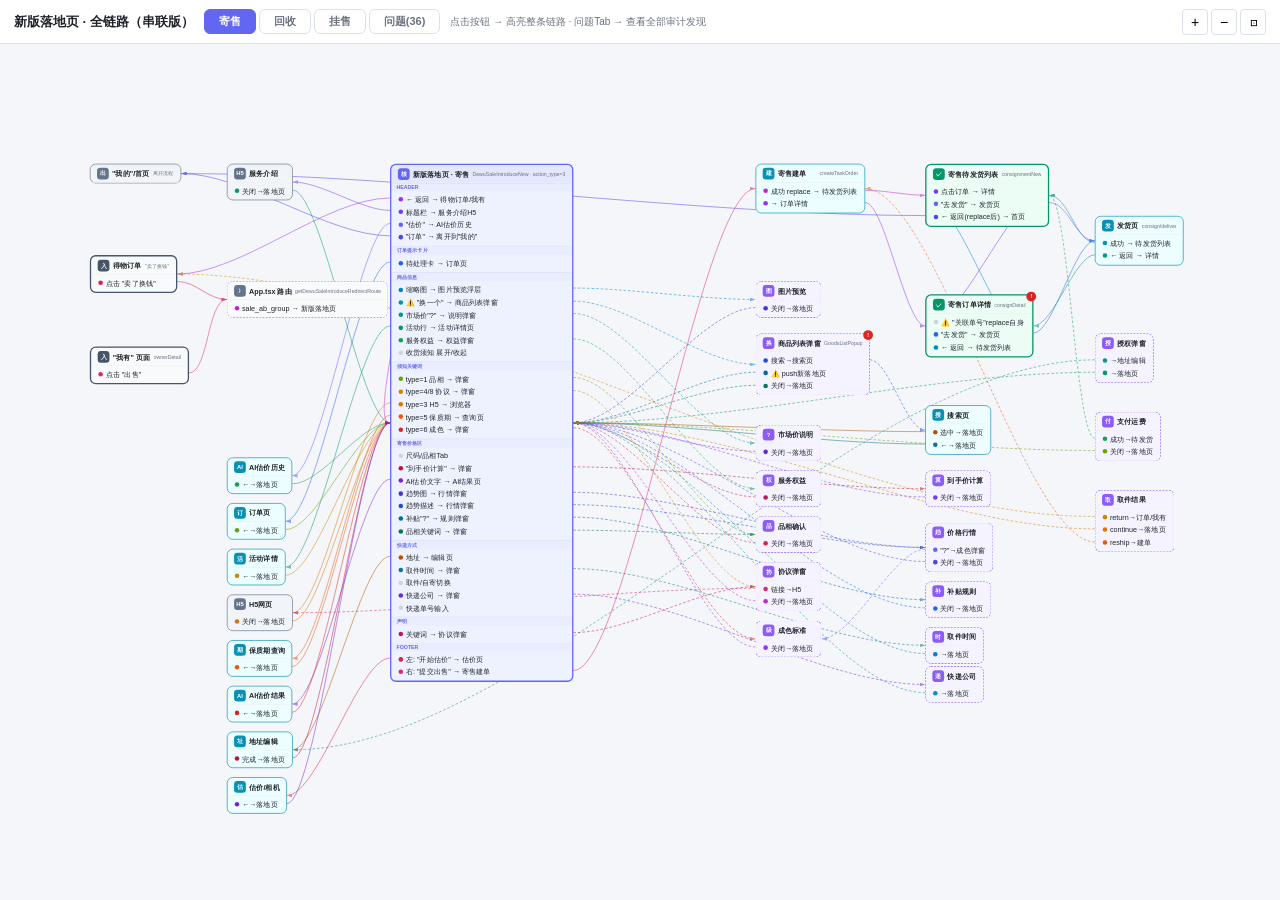
<file: resell_flow.html>
<!DOCTYPE html>
<html lang="zh-CN">
<head>
<meta charset="UTF-8">
<meta name="viewport" content="width=device-width, initial-scale=1.0">
<title>一键转卖 · 新版落地页全链路</title>
<style>
*{margin:0;padding:0;box-sizing:border-box}
:root{--bg:#f5f6fa;--card:#fff;--bdr:#dde1ea;--tx:#1f2329;--sub:#6b7280;--accent:#6366f1}
body{font-family:-apple-system,BlinkMacSystemFont,"PingFang SC","Hiragino Sans GB","Microsoft YaHei",sans-serif;background:var(--bg);overflow:hidden;height:100vh;color:var(--tx)}

#bar{position:fixed;top:0;left:0;right:0;height:44px;background:#fff;border-bottom:1px solid var(--bdr);display:flex;align-items:center;padding:0 14px;gap:10px;z-index:200}
#bar h1{font-size:13px;font-weight:700;white-space:nowrap}
.tabs{display:flex;gap:3px}
.tabs button{padding:4px 14px;border:1.5px solid var(--bdr);border-radius:6px;background:#fff;font-size:11px;font-weight:600;cursor:pointer;color:var(--sub);transition:.15s}
.tabs button.on{background:var(--accent);color:#fff;border-color:var(--accent)}
.spacer{flex:1}
.hint{font-size:10px;color:var(--sub)}
.zb{display:flex;gap:3px}
.zb button{width:26px;height:26px;border:1px solid var(--bdr);border-radius:4px;background:#fff;font-size:14px;cursor:pointer;display:flex;align-items:center;justify-content:center}

#canvas{position:absolute;top:44px;left:0;right:0;bottom:0;overflow:hidden;cursor:grab}
#canvas.dragging{cursor:grabbing}
#world{position:absolute;transform-origin:0 0}
.view{display:none;position:relative}.view.on{display:block}

.nd{position:absolute;border-radius:9px;background:var(--card);border:1.5px solid var(--bdr);z-index:2;font-size:11px;min-width:90px;transition:opacity .15s,border-color .15s,box-shadow .15s}
.nd.dim{opacity:.1;pointer-events:none}
.nd.glow{box-shadow:0 0 0 3px rgba(99,102,241,.35)}
.nd .h{padding:5px 10px 4px;display:flex;align-items:center;gap:5px;border-bottom:1px solid #f0f0f0}
.nd .h .ic{width:18px;height:18px;border-radius:5px;display:flex;align-items:center;justify-content:center;font-size:9px;color:#fff;font-weight:700;flex-shrink:0}
.nd .h .t{font-size:11px;font-weight:700;white-space:nowrap}
.nd .h .s{font-size:8px;color:var(--sub);margin-left:auto;white-space:nowrap;max-width:170px;overflow:hidden;text-overflow:ellipsis}
.nd .bd{padding:3px 6px 4px}
.nd .r{display:flex;align-items:center;gap:4px;padding:2.5px 5px;border-radius:4px;cursor:pointer;white-space:nowrap;line-height:1.3;transition:background .1s}
.nd .r:hover{background:rgba(0,0,0,.06)}
.nd .r.hl{background:rgba(99,102,241,.15);font-weight:600}
.nd .r .d{width:7px;height:7px;border-radius:50%;flex-shrink:0;transition:background .15s,border-color .15s}
.nd .sec{padding:1px 8px;font-size:8px;font-weight:700;color:var(--accent);background:rgba(99,102,241,.04);border-top:1px solid rgba(99,102,241,.08)}

.nd.c-entry{border-color:#475569;border-width:2px;background:#f8fafc}.nd.c-entry .h .ic{background:#475569}
.nd.c-route{border-color:#94a3b8;border-style:dashed;background:#f8fafc}.nd.c-route .h .ic{background:#64748b}
.nd.c-core{border-color:var(--accent);border-width:2px;background:#eef2ff}.nd.c-core .h{background:rgba(99,102,241,.07)}.nd.c-core .h .ic{background:var(--accent)}
.nd.c-page{border-color:#0891b2;background:#ecfeff}.nd.c-page .h .ic{background:#0891b2}
.nd.c-result{border-color:#059669;border-width:2px;background:#ecfdf5}.nd.c-result .h .ic{background:#059669}
.nd.c-popup{border-color:#8b5cf6;border-style:dashed;background:#f5f3ff}.nd.c-popup .h .ic{background:#8b5cf6}
.nd.c-exit{border-color:#64748b;background:#f1f5f9}.nd.c-exit .h .ic{background:#64748b}
.bug-badge{position:absolute;top:-6px;right:-6px;width:15px;height:15px;border-radius:50%;background:#dc2626;color:#fff;font-size:8px;display:flex;align-items:center;justify-content:center;font-weight:700;z-index:3}


svg{position:absolute;top:0;left:0;pointer-events:none;z-index:1}
svg path{transition:opacity .15s,stroke-width .15s}
svg path.dim{opacity:.04}svg path.hl{stroke-width:2.5 !important;opacity:1 !important}

.tip{position:fixed;background:#1f2329;color:#fff;padding:7px 11px;border-radius:7px;font-size:10.5px;pointer-events:none;z-index:300;max-width:360px;line-height:1.5;display:none;white-space:pre-line}
#reset-bar{position:fixed;bottom:14px;left:50%;transform:translateX(-50%);background:#1f2329;color:#fff;padding:6px 20px;border-radius:7px;font-size:11px;z-index:200;display:none;cursor:pointer}

/* ─── issues tab ─── */
/* 配色只用 4 种：主色 indigo / 严重红 / 重要橙 / 中性灰 */
#issues-panel{display:none;position:absolute;top:44px;left:0;right:0;bottom:0;overflow-y:auto;background:var(--bg);padding:14px 22px 48px;
  --pri:#4f46e5;--sev1:#dc2626;--sev2:#d97706;--mut:#8b93a1;--ink:#2b3038;--soft:#f1f3f7}
#issues-panel.on{display:block}

/* 顶部：范围 + 统计 + 三组筛选 */
.iss-top{margin-bottom:14px;padding-bottom:12px;border-bottom:1px solid var(--bdr)}
.iss-hd{display:flex;align-items:center;gap:16px;flex-wrap:wrap;margin-bottom:11px}
.iss-scope{font-size:13px;color:var(--sub);line-height:1.6}
.iss-scope b{color:var(--ink);font-size:14px}
.iss-nums{display:flex;gap:6px;margin-left:auto;flex-wrap:wrap;align-items:center}
.iss-num{font-size:12px;padding:3px 11px;border-radius:12px;background:#fff;border:1px solid var(--bdr);white-space:nowrap;color:var(--sub)}
.iss-num b{font-weight:700;color:var(--ink)}
.iss-num.s-c b{color:var(--sev1)}.iss-num.s-m b{color:var(--sev2)}
.iss-num.prog{border-color:#cfd2f5;background:#f6f7fd}.iss-num.prog b{color:var(--pri)}
.iss-act{font-size:12px;padding:3px 11px;border-radius:12px;background:#fff;border:1px solid var(--bdr);color:var(--sub);cursor:pointer;font-weight:600;white-space:nowrap}
.iss-act:hover{border-color:var(--pri);color:var(--pri)}

.iss-bars{display:flex;flex-direction:column;gap:7px}
.iss-bar{display:flex;align-items:center;gap:7px;flex-wrap:wrap}
.iss-bar .bl{font-size:11.5px;color:var(--mut);font-weight:600;min-width:56px;flex-shrink:0}
.iss-bar button{font-size:12px;padding:4px 13px;border-radius:6px;border:1px solid var(--bdr);background:#fff;color:var(--sub);cursor:pointer;font-weight:600}
.iss-bar button:hover{border-color:var(--pri);color:var(--pri)}
.iss-bar button.on{background:var(--pri);color:#fff;border-color:var(--pri)}
.iss-bar button .bn{opacity:.6;margin-left:4px;font-weight:400}

/* 维度分组 */
.dim-block{margin-bottom:16px}
.dim-block.hide{display:none}
.dim-head{display:flex;align-items:center;gap:8px;padding:5px 0 8px;cursor:pointer;user-select:none}
.dim-head h3{font-size:14.5px;font-weight:700;color:var(--ink)}
.dim-head .cnt{color:var(--mut);font-size:12px;font-weight:600}
.dim-head .arrow{font-size:9px;color:var(--mut);width:10px;transition:transform .15s}
.dim-head.collapsed .arrow{transform:rotate(-90deg)}
.dim-body.collapsed{display:none}

/* 问题卡 */
.iss-card{background:#fff;border-radius:7px;margin-bottom:7px;border:1px solid var(--bdr);overflow:hidden}
.iss-card.hide{display:none}
.iss-card.sev-c{border-left:3px solid var(--sev1)}
.iss-card.sev-m{border-left:3px solid var(--sev2)}
.iss-card.sev-l{border-left:3px solid #c8ced8}
.iss-card-head{padding:10px 13px 9px;cursor:pointer}
.iss-card-head:hover{background:#fafbfd}
.iss-line{display:flex;align-items:center;gap:9px}
.sev-badge{padding:2px 7px;border-radius:3px;font-size:11px;font-weight:700;color:#fff;white-space:nowrap;flex-shrink:0}
.sev-badge.s-c{background:var(--sev1)}.sev-badge.s-m{background:var(--sev2)}.sev-badge.s-l{background:var(--mut)}
.iss-title{font-weight:600;font-size:14px;line-height:1.5;flex:1;color:var(--ink)}
.iss-title .iid{color:var(--mut);font-weight:700;margin-right:5px}
.iss-expand{color:#c2c8d2;font-size:9px;flex-shrink:0;transition:transform .15s;transform:rotate(90deg)}
.iss-expand.closed{transform:rotate(0)}

/* 标注：是问题 / 不是问题 —— 可切换，点第二次取消 */
.iss-mark{display:flex;gap:4px;flex-shrink:0;margin-left:auto}
.iss-mark button{font-size:11.5px;padding:3px 9px;border-radius:5px;border:1px solid var(--bdr);background:#fff;color:var(--mut);cursor:pointer;font-weight:600;white-space:nowrap}
.iss-mark button:hover{border-color:var(--pri);color:var(--pri)}
.iss-mark button.on-y{background:var(--pri);border-color:var(--pri);color:#fff}
.iss-mark button.on-n{background:var(--mut);border-color:var(--mut);color:#fff}
.iss-card.mk-n{opacity:.52}
.iss-card.mk-n .iss-title{text-decoration:line-through;text-decoration-color:var(--mut)}
.iss-card.mk-y{border-left-width:5px}

/* 页面 / 模块 / 字段 —— 统一中性灰，靠标签文字区分，不靠颜色 */
.iss-meta{display:flex;flex-wrap:wrap;gap:5px;margin:7px 0 0 32px}
.mt{display:inline-flex;align-items:center;font-size:11.5px;border-radius:4px;overflow:hidden;border:1px solid var(--bdr);max-width:100%}
.mt .k{padding:2px 6px;font-weight:700;background:var(--soft);color:var(--mut);flex-shrink:0}
.mt .v{padding:2px 8px;background:#fff;color:#4a5260;overflow:hidden;text-overflow:ellipsis;white-space:nowrap}
.mt-fld .v{font-family:ui-monospace,SFMono-Regular,Menlo,Consolas,monospace;font-size:11px}
.mt-fb{border-color:#cfd2f5}.mt-fb .k{background:#eeeffc;color:var(--pri)}.mt-fb .v{color:var(--pri);font-weight:600}

/* 详情：默认展开 */
.iss-detail{padding:3px 13px 12px 45px;font-size:13.5px;line-height:1.75;color:#3d4450}
.iss-detail.closed{display:none}
.iss-detail .desc{margin-bottom:7px}
.iss-detail .fix{background:#f6f7fd;border-left:2.5px solid var(--pri);padding:7px 11px;margin-top:8px;border-radius:0 5px 5px 0;font-size:13px}
.iss-detail .fix b{color:var(--pri)}
.iss-detail .note{font-size:12px;color:var(--mut);margin-top:6px;font-style:italic}
.iss-detail table{width:100%;border-collapse:collapse;margin:8px 0;font-size:12.5px;background:#fff;border:1px solid var(--bdr);border-radius:5px}
.iss-detail th{background:#f7f8fc;text-align:left;padding:5px 10px;font-weight:600;border-bottom:1px solid var(--bdr);font-size:11.5px;color:var(--sub)}
.iss-detail td{padding:5px 10px;border-bottom:1px solid #f3f4f8;vertical-align:top}
.iss-detail tr:last-child td{border-bottom:none}
.iss-detail .diff-old{color:var(--sev1);font-weight:600}
.iss-tip{display:block;margin-top:4px;font-size:11.5px;color:var(--mut);line-height:1.5}
.iss-tip b{color:var(--sev1)}
.iss-empty{text-align:center;color:var(--mut);font-size:13px;padding:30px 0}

/* ─── 手机适配 ─── */
@media (max-width:768px){
  #bar{height:auto;min-height:44px;flex-wrap:wrap;padding:6px 10px;gap:6px}
  #bar h1{font-size:12px;width:100%}
  #hint{display:none}
  .tabs{flex:1}.tabs button{padding:4px 9px;font-size:10.5px}
  #canvas,#issues-panel{top:74px}
  #issues-panel{padding:10px 12px 40px}
  .iss-scope{width:100%}
  .iss-nums{margin-left:0}
  .iss-bar .bl{min-width:auto;width:100%}
  .iss-bar button{flex:1;padding:4px 8px;font-size:11.5px}
  .iss-line{flex-wrap:wrap}
  .iss-mark{margin-left:0;width:100%;order:3;margin-top:6px}
  .iss-mark button{flex:1}
  .iss-meta{margin-left:0}
  .mt .v{white-space:normal;word-break:break-all}
  .iss-detail{padding:3px 11px 12px}
  .iss-detail table{display:block;overflow-x:auto}
}
</style>
</head>
<body>
<div id="bar">
  <h1>新版落地页 · 全链路（串联版）</h1>
  <div class="tabs">
    <button onclick="goTab('consign')" id="tb-consign" class="on">寄售</button>
    <button onclick="goTab('recycle')" id="tb-recycle">回收</button>
    <button onclick="goTab('hall')" id="tb-hall">挂售</button>
    <button onclick="goTab('issues')" id="tb-issues">问题</button>
  </div>
  <div class="hint" id="hint">点击按钮 → 高亮整条链路 · 问题Tab → 查看全部审计发现</div>
  <div class="spacer"></div>
  <div class="zb" id="zb"><button onclick="zi()">+</button><button onclick="zo()">−</button><button onclick="zf()">⊡</button></div>
</div>
<div id="canvas"><div id="world"></div></div>
<div id="issues-panel"></div>
<div class="tip" id="tip"></div>
<div id="reset-bar" onclick="resetAll()">点击取消高亮</div>

<script>
const W=2800,H=1800;
let world,tipEl,cur='consign',sc=1,tx=0,ty=0,drag=false,ds={},ps={};

const PAL=['#e11d48','#db2777','#c026d3','#9333ea','#7c3aed','#6366f1','#4f46e5','#2563eb','#0284c7','#0891b2','#0d9488','#059669','#16a34a','#65a30d','#ca8a04','#d97706','#ea580c','#dc2626','#be123c','#7e22ce','#4338ca','#1d4ed8','#0369a1','#047857','#b45309','#0e7490','#6d28d9','#be185d'];
let pi=0;function nc(){return PAL[pi++%PAL.length]}


/* ───────── NODE DEFS ───────── */
function mkConsign(){return[
  {id:'entry1',x:20,y:160,cls:'c-entry',ic:'入',t:'得物订单',s:'"卖了换钱"',rows:[{text:'点击 "卖了换钱"',to:'route'}]},
  {id:'entry2',x:20,y:300,cls:'c-entry',ic:'入',t:'"我有" 页面',s:'ownerDetail',rows:[{text:'点击 "出售"',to:'route'}]},
  {id:'route',x:230,y:200,cls:'c-route',ic:'⟩',t:'App.tsx 路由',s:'getDewuSaleIntroduceRedirectRoute',rows:[{text:'sale_ab_group → 新版落地页',to:'core'}]},
  {id:'core',x:480,y:20,cls:'c-core',ic:'核',t:'新版落地页 · 寄售',s:'DewuSaleIntroduceNew · action_type=3',
    secs:[
      {label:'HEADER',rows:[
        {text:'← 返回 → 得物订单/我有',to:'entry1'},
        {text:'标题栏 → 服务介绍H5',to:'p_intro'},
        {text:'"估价" → AI估价历史',to:'p_ai_hist'},
        {text:'"订单" → 离开到"我的"',to:'p_exit'}
      ]},
      {label:'订单提示卡片',rows:[{text:'待处理卡 → 订单页',to:'p_order'}]},
      {label:'商品信息',rows:[
        {text:'缩略图 → 图片预览浮层',to:'m_img'},
        {text:'⚠️ "换一个" → 商品列表弹窗',to:'m_goods'},
        {text:'市场价"?" → 说明弹窗',to:'m_market'},
        {text:'活动行 → 活动详情页',to:'p_activity'},
        {text:'服务权益 → 权益弹窗',to:'m_service'},
        {text:'收货须知 展开/收起',to:null}
      ]},
      {label:'须知关键词',rows:[
        {text:'type=1 品相 → 弹窗',to:'m_confirm'},
        {text:'type=4/8 协议 → 弹窗',to:'m_proto'},
        {text:'type=3 H5 → 浏览器',to:'p_h5'},
        {text:'type=5 保质期 → 查询页',to:'p_expiry'},
        {text:'type=6 成色 → 弹窗',to:'m_level'}
      ]},
      {label:'寄售价格区',rows:[
        {text:'尺码/品相Tab',to:null},
        {text:'"到手价计算" → 弹窗',to:'m_calc'},
        {text:'AI估价文字 → AI结果页',to:'p_ai_res'},
        {text:'趋势图 → 行情弹窗',to:'m_trend'},
        {text:'趋势描述 → 行情弹窗',to:'m_trend'},
        {text:'补贴"?" → 规则弹窗',to:'m_subsidy'},
        {text:'品相关键词 → 弹窗',to:'m_confirm'}
      ]},
      {label:'快递方式',rows:[
        {text:'地址 → 编辑页',to:'p_addr'},
        {text:'取件时间 → 弹窗',to:'m_time'},
        {text:'取件/自寄切换',to:null},
        {text:'快递公司 → 弹窗',to:'m_express'},
        {text:'快递单号输入',to:null}
      ]},
      {label:'声明',rows:[{text:'关键词 → 协议弹窗',to:'m_proto'}]},
      {label:'FOOTER',rows:[
        {text:'左: "开始估价" → 估价页',to:'p_val'},
        {text:'右: "提交出售" → 寄售建单',to:'submit'}
      ]}
    ]
  },
  {id:'submit',x:1040,y:20,cls:'c-page',ic:'建',t:'寄售建单',s:'createTaskOrder',rows:[
    {text:'成功 replace → 待发货列表',to:'result_list'},
    {text:'→ 订单详情',to:'result_detail'}
  ]},
  {id:'result_list',x:1300,y:20,cls:'c-result',ic:'✓',t:'寄售待发货列表',s:'consignmentNew',rows:[
    {text:'点击订单 → 详情',to:'result_detail'},
    {text:'"去发货" → 发货页',to:'p_deliver'},
    {text:'← 返回(replace后) → 首页',to:'p_exit'}
  ]},
  {id:'result_detail',x:1300,y:220,cls:'c-result',ic:'✓',t:'寄售订单详情',s:'consignDetail',bug:1,rows:[
    {text:'⚠️ "关联单号"replace自身',to:null},
    {text:'"去发货" → 发货页',to:'p_deliver'},
    {text:'← 返回 → 待发货列表',to:'result_list'}
  ]},
  {id:'p_deliver',x:1560,y:100,cls:'c-page',ic:'发',t:'发货页',s:'consign/deliver',rows:[
    {text:'成功 → 待发货列表',to:'result_list'},
    {text:'← 返回 → 详情',to:'result_detail'}
  ]},
  {id:'p_exit',x:20,y:20,cls:'c-exit',ic:'出',t:'"我的"/首页',s:'离开流程',rows:[]},
  {id:'p_intro',x:230,y:20,cls:'c-exit',ic:'H5',t:'服务介绍',rows:[{text:'关闭→落地页',to:'core'}]},
  {id:'p_ai_hist',x:230,y:470,cls:'c-page',ic:'AI',t:'AI估价历史',rows:[{text:'←→落地页',to:'core'}]},
  {id:'p_order',x:230,y:540,cls:'c-page',ic:'订',t:'订单页',rows:[{text:'←→落地页',to:'core'}]},
  {id:'p_activity',x:230,y:610,cls:'c-page',ic:'活',t:'活动详情',rows:[{text:'←→落地页',to:'core'}]},
  {id:'p_h5',x:230,y:680,cls:'c-exit',ic:'H5',t:'H5网页',rows:[{text:'关闭→落地页',to:'core'}]},
  {id:'p_expiry',x:230,y:750,cls:'c-page',ic:'期',t:'保质期查询',rows:[{text:'←→落地页',to:'core'}]},
  {id:'p_ai_res',x:230,y:820,cls:'c-page',ic:'AI',t:'AI估价结果',rows:[{text:'←→落地页',to:'core'}]},
  {id:'p_addr',x:230,y:890,cls:'c-page',ic:'址',t:'地址编辑',rows:[{text:'完成→落地页',to:'core'}]},
  {id:'p_val',x:230,y:960,cls:'c-page',ic:'估',t:'估价/相机',rows:[{text:'←→落地页',to:'core'}]},
  {id:'m_img',x:1040,y:200,cls:'c-popup',ic:'图',t:'图片预览',rows:[{text:'关闭→落地页',to:'core'}]},
  {id:'m_goods',x:1040,y:280,cls:'c-popup',ic:'换',t:'商品列表弹窗',s:'GoodsListPopup',bug:1,rows:[
    {text:'搜索→搜索页',to:'p_search'},
    {text:'⚠️ push新落地页',to:'core'},
    {text:'关闭→落地页',to:'core'}
  ]},
  {id:'p_search',x:1300,y:390,cls:'c-page',ic:'搜',t:'搜索页',rows:[{text:'选中→落地页',to:'core'},{text:'←→落地页',to:'core'}]},
  {id:'m_market',x:1040,y:420,cls:'c-popup',ic:'?',t:'市场价说明',rows:[{text:'关闭→落地页',to:'core'}]},
  {id:'m_service',x:1040,y:490,cls:'c-popup',ic:'权',t:'服务权益',rows:[{text:'关闭→落地页',to:'core'}]},
  {id:'m_confirm',x:1040,y:560,cls:'c-popup',ic:'品',t:'品相确认',rows:[{text:'关闭→落地页',to:'core'}]},
  {id:'m_proto',x:1040,y:630,cls:'c-popup',ic:'协',t:'协议弹窗',rows:[{text:'链接→H5',to:'p_h5'},{text:'关闭→落地页',to:'core'}]},
  {id:'m_level',x:1040,y:720,cls:'c-popup',ic:'级',t:'成色标准',rows:[{text:'关闭→落地页',to:'core'}]},
  {id:'m_calc',x:1300,y:490,cls:'c-popup',ic:'算',t:'到手价计算',rows:[{text:'关闭→落地页',to:'core'}]},
  {id:'m_trend',x:1300,y:570,cls:'c-popup',ic:'趋',t:'价格行情',rows:[{text:'"?"→成色弹窗',to:'m_level'},{text:'关闭→落地页',to:'core'}]},
  {id:'m_subsidy',x:1300,y:660,cls:'c-popup',ic:'补',t:'补贴规则',rows:[{text:'关闭→落地页',to:'core'}]},
  {id:'m_time',x:1300,y:730,cls:'c-popup',ic:'时',t:'取件时间',rows:[{text:'→落地页',to:'core'}]},
  {id:'m_express',x:1300,y:790,cls:'c-popup',ic:'递',t:'快递公司',rows:[{text:'→落地页',to:'core'}]},
  {id:'m_auth',x:1560,y:280,cls:'c-popup',ic:'授',t:'授权弹窗',rows:[{text:'→地址编辑',to:'p_addr'},{text:'→落地页',to:'core'}]},
  {id:'m_pay',x:1560,y:400,cls:'c-popup',ic:'付',t:'支付运费',rows:[{text:'成功→待发货',to:'result_list'},{text:'关闭→落地页',to:'core'}]},
  {id:'m_pickup',x:1560,y:520,cls:'c-popup',ic:'取',t:'取件结果',rows:[{text:'return→订单/我有',to:'entry1'},{text:'continue→落地页',to:'core'},{text:'reship→建单',to:'submit'}]},
]}
function mkRecycle(){return[
  {id:'entry1',x:20,y:160,cls:'c-entry',ic:'入',t:'得物订单',s:'"卖了换钱"',rows:[{text:'"卖了换钱"',to:'route'}]},
  {id:'entry2',x:20,y:300,cls:'c-entry',ic:'入',t:'"我有"',s:'ownerDetail',rows:[{text:'"出售"',to:'route'}]},
  {id:'route',x:230,y:200,cls:'c-route',ic:'⟩',t:'App.tsx 路由',rows:[{text:'sale_ab_group→落地页',to:'core'}]},
  {id:'core',x:480,y:20,cls:'c-core',ic:'核',t:'新版落地页 · 回收',s:'action_type=2',
    secs:[
      {label:'HEADER',rows:[{text:'← 返回→订单/我有',to:'entry1'},{text:'标题→H5',to:'p_intro'},{text:'估价→AI历史',to:'p_ai'},{text:'订单→离开',to:'p_exit'}]},
      {label:'订单提示',rows:[{text:'卡片→订单页',to:'p_order'}]},
      {label:'商品信息',rows:[{text:'缩略图→预览',to:'m_img'},{text:'⚠️换一个→列表弹窗',to:'m_goods'},{text:'市场价?→弹窗',to:'m_market'},{text:'活动行→详情',to:'p_activity'},{text:'权益→弹窗',to:'m_service'},{text:'须知展开/收起',to:null}]},
      {label:'须知关键词',rows:[{text:'type=1 品相→确认弹窗',to:'m_delivery'},{text:'type=2 税优→弹窗',to:'m_tax'},{text:'type=4/8 协议弹窗',to:'m_proto'},{text:'type=3 H5',to:'p_h5'},{text:'type=5 保质期',to:'p_expiry'},{text:'type=6 成色弹窗',to:'m_level'}]},
      {label:'回收价格区',rows:[{text:'趋势行→行情弹窗',to:'m_trend'}]},
      {label:'快递方式',rows:[{text:'地址→编辑',to:'p_addr'},{text:'取件时间→弹窗',to:'m_time'},{text:'切换',to:null},{text:'快递公司→弹窗',to:'m_express'},{text:'单号输入',to:null}]},
      {label:'声明',rows:[{text:'关键词→协议弹窗',to:'m_proto'}]},
      {label:'FOOTER',rows:[{text:'左: 估价',to:'p_val'},{text:'右: "提交回收"→建单',to:'submit'}]}
    ]
  },
  {id:'submit',x:1040,y:20,cls:'c-page',ic:'建',t:'回收建单',s:'submitRecycle',rows:[{text:'replace→列表',to:'result_list'},{text:'寄出→详情',to:'result_detail'}]},
  {id:'result_list',x:1300,y:20,cls:'c-result',ic:'✓',t:'回收订单列表',s:'recycleRnList',rows:[{text:'→详情',to:'result_detail'},{text:'←返回→首页',to:'p_exit'}]},
  {id:'result_detail',x:1300,y:170,cls:'c-result',ic:'✓',t:'回收订单详情',s:'recycleRnDetail',rows:[{text:'寄出→物流页',to:'p_ship'},{text:'←→列表',to:'result_list'}]},
  {id:'p_ship',x:1560,y:70,cls:'c-page',ic:'寄',t:'物流页',rows:[{text:'提交→列表',to:'result_list'},{text:'←→详情',to:'result_detail'}]},
  {id:'p_exit',x:20,y:20,cls:'c-exit',ic:'出',t:'首页/我的',rows:[]},
  {id:'p_intro',x:230,y:20,cls:'c-exit',ic:'H5',t:'服务介绍',rows:[{text:'关闭→落地页',to:'core'}]},
  {id:'p_ai',x:230,y:430,cls:'c-page',ic:'AI',t:'AI估价历史',rows:[{text:'←→落地页',to:'core'}]},
  {id:'p_order',x:230,y:500,cls:'c-page',ic:'订',t:'订单页',rows:[{text:'←→落地页',to:'core'}]},
  {id:'p_activity',x:230,y:570,cls:'c-page',ic:'活',t:'活动详情',rows:[{text:'←→落地页',to:'core'}]},
  {id:'p_h5',x:230,y:640,cls:'c-exit',ic:'H5',t:'H5网页',rows:[{text:'关闭→落地页',to:'core'}]},
  {id:'p_expiry',x:230,y:710,cls:'c-page',ic:'期',t:'保质期查询',rows:[{text:'←→落地页',to:'core'}]},
  {id:'p_addr',x:230,y:780,cls:'c-page',ic:'址',t:'地址编辑',rows:[{text:'完成→落地页',to:'core'}]},
  {id:'p_val',x:230,y:850,cls:'c-page',ic:'估',t:'估价/相机',rows:[{text:'←→落地页',to:'core'}]},
  {id:'m_img',x:1040,y:180,cls:'c-popup',ic:'图',t:'图片预览',rows:[{text:'关闭→落地页',to:'core'}]},
  {id:'m_goods',x:1040,y:260,cls:'c-popup',ic:'换',t:'商品列表弹窗',bug:1,rows:[{text:'搜索→搜索页',to:'p_search'},{text:'⚠️push落地页',to:'core'},{text:'关闭→落地页',to:'core'}]},
  {id:'p_search',x:1300,y:340,cls:'c-page',ic:'搜',t:'搜索页',rows:[{text:'←→落地页',to:'core'}]},
  {id:'m_market',x:1040,y:390,cls:'c-popup',ic:'?',t:'市场价说明',rows:[{text:'关闭→落地页',to:'core'}]},
  {id:'m_service',x:1040,y:450,cls:'c-popup',ic:'权',t:'服务权益',rows:[{text:'关闭→落地页',to:'core'}]},
  {id:'m_delivery',x:1040,y:520,cls:'c-popup',ic:'品',t:'回收品相确认',rows:[{text:'关闭→落地页',to:'core'}]},
  {id:'m_tax',x:1040,y:600,cls:'c-popup',ic:'税',t:'税优弹窗',rows:[{text:'同意→落地页',to:'core'},{text:'协议→H5',to:'p_h5'}]},
  {id:'m_proto',x:1040,y:700,cls:'c-popup',ic:'协',t:'协议弹窗',rows:[{text:'链接→H5',to:'p_h5'},{text:'关闭→落地页',to:'core'}]},
  {id:'m_level',x:1040,y:790,cls:'c-popup',ic:'级',t:'成色标准',rows:[{text:'关闭→落地页',to:'core'}]},
  {id:'m_trend',x:1300,y:450,cls:'c-popup',ic:'趋',t:'价格行情',rows:[{text:'?→成色弹窗',to:'m_level'},{text:'关闭→落地页',to:'core'}]},
  {id:'m_time',x:1300,y:540,cls:'c-popup',ic:'时',t:'取件时间',rows:[{text:'→落地页',to:'core'}]},
  {id:'m_express',x:1300,y:610,cls:'c-popup',ic:'递',t:'快递公司',rows:[{text:'→落地页',to:'core'}]},
  {id:'m_auth',x:1560,y:260,cls:'c-popup',ic:'授',t:'授权弹窗',rows:[{text:'→地址',to:'p_addr'},{text:'→落地页',to:'core'}]},
  {id:'m_pickup',x:1560,y:380,cls:'c-popup',ic:'取',t:'取件结果',rows:[{text:'return→订单',to:'entry1'},{text:'continue→落地页',to:'core'},{text:'reship→建单',to:'submit'}]},
]}
function mkHall(){return[
  {id:'entry1',x:20,y:100,cls:'c-entry',ic:'入',t:'得物订单',s:'"卖了换钱"',rows:[{text:'"卖了换钱"',to:'route'}]},
  {id:'entry2',x:20,y:230,cls:'c-entry',ic:'入',t:'"我有"',rows:[{text:'"出售"',to:'route'}]},
  {id:'route',x:220,y:140,cls:'c-route',ic:'⟩',t:'App.tsx 路由',rows:[{text:'is_hall_sell=1→挂售',to:'core'}]},
  {id:'core',x:460,y:40,cls:'c-core',ic:'核',t:'挂售填写页',s:'hallSellGoodsNew',
    secs:[
      {label:'HEADER',rows:[{text:'← 返回→订单/我有',to:'entry1'}]},
      {label:'商品',rows:[{text:'图片→预览',to:'m_img'},{text:'规格选择',to:null}]},
      {label:'价格',rows:[{text:'价格输入',to:null},{text:'到手价说明→弹窗',to:'m_price'}]},
      {label:'协议',rows:[{text:'协议→H5',to:'p_agree'}]},
      {label:'FOOTER',rows:[{text:'"去出价"→出价页',to:'bid'},{text:'"发布"→订单详情',to:'result_detail'}]}
    ]
  },
  {id:'bid',x:800,y:40,cls:'c-page',ic:'价',t:'挂售出价页',s:'BidView',bug:1,rows:[
    {text:'"确认"→详情',to:'result_detail'},
    {text:'"查看商品"→列表',to:'result_list'},
    {text:'←→填写页',to:'core'}
  ]},
  {id:'result_detail',x:1100,y:40,cls:'c-result',ic:'✓',t:'挂售订单详情',s:'hallSellOrderDetail',bug:1,rows:[
    {text:'⚠️ Android返回键失效',to:null},
    {text:'"我的挂售"→列表',to:'result_list'}
  ]},
  {id:'result_list',x:1100,y:230,cls:'c-result',ic:'✓',t:'拍图售卖列表',s:'7个Tab',rows:[
    {text:'点击→详情',to:'result_detail'},
    {text:'←返回→订单/我有',to:'entry1'}
  ]},
  {id:'m_img',x:800,y:250,cls:'c-popup',ic:'图',t:'图片预览',rows:[{text:'关闭→填写页',to:'core'}]},
  {id:'m_price',x:800,y:330,cls:'c-popup',ic:'?',t:'价格说明',rows:[{text:'关闭→填写页',to:'core'}]},
  {id:'p_agree',x:800,y:410,cls:'c-exit',ic:'H5',t:'协议H5',rows:[{text:'关闭→填写页',to:'core'}]},
]}

/* ───────── BUILD ───────── */
const views={};
function build(name,nodes){
  pi=0;
  nodes.forEach(n=>{
    const ar=[];if(n.rows)ar.push(...n.rows);if(n.secs)n.secs.forEach(s=>ar.push(...s.rows));
    ar.forEach(r=>{r._c=r.to?nc():'#cbd5e1';r._rid=++_rc});
  });
  const v=document.createElement('div');v.className='view';v.id='v-'+name;
  v.style.width=W+'px';v.style.height=H+'px';
  const NS='http://www.w3.org/2000/svg';
  const svg=document.createElementNS(NS,'svg');svg.setAttribute('width',W);svg.setAttribute('height',H);
  const defs=document.createElementNS(NS,'defs');svg.appendChild(defs);
  v.appendChild(svg);
  const idx={},els={};
  nodes.forEach(n=>{idx[n.id]=n});
  nodes.forEach(n=>{const el=mkN(n,name);v.appendChild(el);els[n.id]=el});
  const edges=[];
  setTimeout(()=>{
    nodes.forEach(n=>{const e=els[n.id];n._w=e.offsetWidth;n._h=e.offsetHeight});
    nodes.forEach(n=>{
      const ar=[];if(n.rows)ar.push(...n.rows);if(n.secs)n.secs.forEach(s=>ar.push(...s.rows));
      ar.forEach(r=>{
        if(!r.to||!idx[r.to])return;
        const tgt=idx[r.to],c=r._c;
        const bel=els[n.id].querySelector(`[data-rid="${r._rid}"]`);
        let fy=n.y+(n._h||40)/2;if(bel)fy=n.y+bel.offsetTop+bel.offsetHeight/2;
        const ty2=tgt.y+(tgt._h||40)/2;
        let fx,tx2;const nR=n.x+(n._w||160),tR=tgt.x+(tgt._w||160);
        if(tgt.x>=nR-20){fx=nR;tx2=tgt.x}else if(n.x>=tR-20){fx=n.x;tx2=tR}else{fx=nR;tx2=tgt.x}
        const dx=tx2-fx,cp=Math.max(Math.abs(dx)*.3,30);
        const d2=`M${fx},${fy} C${fx+(dx>=0?cp:-cp)},${fy} ${tx2+(dx>=0?-cp:cp)},${ty2} ${tx2},${ty2}`;
        const mk=document.createElementNS(NS,'marker');mk.id=name+'-m'+r._rid;
        mk.setAttribute('markerWidth','6');mk.setAttribute('markerHeight','4');mk.setAttribute('refX','6');mk.setAttribute('refY','2');mk.setAttribute('orient','auto');
        const mp=document.createElementNS(NS,'path');mp.setAttribute('d','M0,0 L6,2 L0,4');mp.setAttribute('fill',c);mk.appendChild(mp);defs.appendChild(mk);
        const p=document.createElementNS(NS,'path');p.setAttribute('d',d2);p.setAttribute('stroke',c);p.setAttribute('stroke-width','1.4');p.setAttribute('fill','none');p.setAttribute('opacity','0.55');p.setAttribute('marker-end',`url(#${mk.id})`);
        if(n.cls==='c-popup'||tgt.cls==='c-popup')p.setAttribute('stroke-dasharray','4,3');
        svg.appendChild(p);
        edges.push({rid:r._rid,p,from:n.id,to:tgt.id,c});
      });
    });
  },80);
  world.appendChild(v);
  // Build forward adjacency for chain tracing
  const fwd={};
  nodes.forEach(n=>{
    const ar=[];if(n.rows)ar.push(...n.rows);if(n.secs)n.secs.forEach(s=>ar.push(...s.rows));
    ar.forEach(r=>{
      if(!r.to||!idx[r.to])return;
      if(!fwd[n.id])fwd[n.id]=[];
      fwd[n.id].push({to:r.to,rid:r._rid});
    });
  });
  views[name]={v,svg,nodes,idx,els,edges,fwd};
}
let _rc=0;

function mkN(n,vn){
  const el=document.createElement('div');el.className='nd '+n.cls;el.style.left=n.x+'px';el.style.top=n.y+'px';el.dataset.nid=n.id;el.dataset.vn=vn;
  let h=`<div class="h"><div class="ic">${n.ic||''}</div><div class="t">${n.t}</div>${n.s?`<div class="s">${n.s}</div>`:''}</div>`;
  const mr=r=>`<div class="r" data-rid="${r._rid}" data-vn="${vn}"><span class="d" style="background:${r._c};border-color:${r._c}"></span>${r.text}</div>`;
  if(n.secs){n.secs.forEach(s=>{h+=`<div class="sec">${s.label}</div><div class="bd">`;s.rows.forEach(r=>{h+=mr(r)});h+='</div>'})}
  else if(n.rows&&n.rows.length){h+='<div class="bd">';n.rows.forEach(r=>{h+=mr(r)});h+='</div>'}
  if(n.bug)h+=`<div class="bug-badge">!</div>`;
  el.innerHTML=h;
  el.querySelectorAll('.r').forEach(re=>{re.addEventListener('click',e=>{e.stopPropagation();hlChain(parseInt(re.dataset.rid),re.dataset.vn)})});
  return el;
}

/* ───────── CHAIN HIGHLIGHT ───────── */
function hlChain(rid,vn){
  resetAll();
  const vd=views[vn];if(!vd)return;
  // Find the row and its source node
  let srcId=null,tgtId=null;
  vd.nodes.forEach(n=>{
    const ar=[];if(n.rows)ar.push(...n.rows);if(n.secs)n.secs.forEach(s=>ar.push(...s.rows));
    ar.forEach(r=>{if(r._rid===rid){srcId=n.id;tgtId=r.to}});
  });
  if(!srcId)return;
  // BFS forward from target to find the full downstream chain
  const chain=new Set([srcId]);
  const chainEdges=new Set([rid]);
  if(tgtId&&vd.idx[tgtId]){
    // 不再按 x 坐标过滤方向：跳转后页面自身的其他跳转路径（含回跳落地页）也要一起高亮。
    // 用深度上限 + visited 去重防止枢纽节点把整张图拉亮。
    const MAXD=3;
    const q=[[tgtId,0]];const visited=new Set([srcId,tgtId]);
    chain.add(tgtId);
    while(q.length){
      const [cur2,dep]=q.shift();
      (vd.fwd[cur2]||[]).forEach(e=>{
        if(!vd.idx[e.to])return;
        chainEdges.add(e.rid);          // 回环/回跳边同样高亮
        chain.add(e.to);
        if(!visited.has(e.to)&&dep+1<MAXD){visited.add(e.to);q.push([e.to,dep+1])}
      });
    }
  }
  // Apply highlight
  Object.entries(vd.els).forEach(([id,el])=>{el.classList.toggle('dim',!chain.has(id));el.classList.toggle('glow',chain.has(id))});
  vd.edges.forEach(e=>{const hit=chainEdges.has(e.rid)||(chain.has(e.from)&&chain.has(e.to));e.p.classList.toggle('dim',!hit);e.p.classList.toggle('hl',hit);e.p.setAttribute('opacity',hit?'1':'0.55')});
  const rowEl=document.querySelector(`[data-rid="${rid}"]`);if(rowEl)rowEl.classList.add('hl');
  document.getElementById('reset-bar').style.display='block';
}


function resetAll(){
  const vd=views[cur];if(!vd)return;
  Object.values(vd.els).forEach(el=>{el.classList.remove('dim','glow')});
  vd.edges.forEach(e=>{e.p.classList.remove('dim','hl');e.p.setAttribute('opacity','0.55')});
  document.querySelectorAll('.r.hl').forEach(r=>r.classList.remove('hl'));
  document.getElementById('reset-bar').style.display='none';
}


/* ───────── ISSUES DATA ─────────
   范围：一键转卖「渠道新版」链路
   = 得物订单/「我有」入口 → DewuSaleForMoneyTransfer 中转 → App.tsx 路由
     → DewuSaleIntroduceNew（寄售 action_type=3 / 回收 action_type=2）
     → hallSellGoodsNew + BidView（挂售）→ 建单 → 结果页
   来源：resell_audit.html 42 项，按渠道过滤后保留 28 项（+1 项来自本链路图标注）
   已剔除 14 项：仅属三合一 sellTabMergeContainer / 95分出售首页 / 得物出售首页
     DewuSellEntry / 集市 C2CSubmit / legacy recovery / 数码回收 的问题
*/
const ISSUES=[
{key:'dim1',title:'一、文案前后一致性',items:[
  {id:'T1',sev:'c',title:'同一功能在新版渠道内并存 4 套名字，用户建不起心智模型',
   page:'DewuSaleIntroduceNew',mod:'Header 标题栏 / Footer 提交区 / 得物入口按钮',
   fld:'title · currentSubmit.button · action_type',fb:'#965 #960',
   desc:'走完一条链路会依次看到 4 个词指同一件事：入口按钮「卖了换钱」→ 页面标题「闲置转卖」→ 提交按钮「提交寄卖」（action_type=3）/「提交换钱」（action_type=2）。#965 原话"不能很直观分辨 3 种模式有什么区别"。',
   detail:`<table><tr><th>位置</th><th>用词</th><th>来源</th></tr>
   <tr><td>得物订单入口按钮</td><td>卖了换钱</td><td>服务端 sell_href</td></tr>
   <tr><td>落地页标题</td><td>闲置转卖</td><td>接口返回 title</td></tr>
   <tr><td>提交按钮（寄售）</td><td class="diff-old">提交寄卖</td><td>currentSubmit.button</td></tr>
   <tr><td>提交按钮（回收）</td><td class="diff-old">提交换钱</td><td>currentSubmit.button</td></tr></table>`,
   fix:'表内已定方案（#960）：一键转卖落地页顶部文案改成「闲置换钱」，「我有」新版的按钮一起改。',
   note:'⚠ 与本报告原建议冲突：原建议是统一为「寄售/挂售/回收」、把「换钱」降为副标题；表内已定方案是反向——统一到「闲置换钱」保留「换钱」。评审需先定口径，再谈其余文案。'},
  {id:'T2',sev:'m',title:'入口按钮与落地页标题词面无关联',
   page:'得物订单 / ownerDetail → DewuSaleIntroduceNew',mod:'入口按钮 / Header 标题栏',
   fld:'sell_href · title',fb:'#960',
   desc:'点「卖了换钱」，落地页标题却是「闲置转卖」；挂售链路进 hallSellGoodsNew 又是另一套标题。用户无法确认自己点对了地方。',
   fix:'表内已定方案（#960）：落地页顶部文案改成「闲置换钱」，「我有」新版按钮一起改。',
   note:'#960 是本项的直接用户实证：「订单页底部按钮文案为「卖了换钱」，点击进入后页面标题为「闲置转卖」，同一功能入口前后文案不统一。」已有处置方案。'},
  {id:'T3',sev:'m',title:'提交按钮在本渠道内 5 种叫法',
   page:'DewuSaleIntroduceNew / hallSellGoodsNew / BidView',mod:'Footer 提交区',
   fld:'currentSubmit.button',
   desc:'同样是"确认出售"这个动作，同一条渠道内的三个页面用了 5 种按钮文案。',
   detail:`<table><tr><th>页面</th><th>按钮文案</th><th>代码位置</th></tr>
   <tr><td>落地页 · 寄售</td><td>提交寄卖</td><td>DewuSaleIntroduceNewView.tsx:2080</td></tr>
   <tr><td>落地页 · 回收</td><td>提交换钱</td><td>同上，currentSubmit.button</td></tr>
   <tr><td>落地页 · 默认兜底</td><td>提交出售</td><td>默认值</td></tr>
   <tr><td>挂售填写页</td><td>发布 / 发布商品</td><td>DetailView.js:2289</td></tr>
   <tr><td>挂售出价页</td><td>确认出售</td><td>BidView.js</td></tr></table>`,
   fix:'寄售「提交寄售」、挂售「确认挂售」、回收「提交回收」，去掉"换钱""发布""出售"等模糊词。'},
  {id:'T4',sev:'m',title:'路由分流参数 sale_type 与 select_sell_type 数值含义相反',
   page:'App.tsx 路由层',mod:'getDewuSaleIntroduceRedirectRoute',
   fld:'sale_type · select_sell_type · is_hall_sell · sale_ab_group',
   desc:'两套参数体系数值冲突，无转换函数，全靠开发者记忆区分。新版渠道入口正是靠这些字段分流。',
   detail:`<table><tr><th>值</th><th>sale_type 含义</th><th>select_sell_type 含义</th></tr>
   <tr><td>1</td><td>拍卖(买家侧)</td><td>回收</td></tr>
   <tr><td>2</td><td>—</td><td>寄售</td></tr>
   <tr><td>3</td><td class="diff-old">寄售</td><td class="diff-old">挂售（完全相反）</td></tr></table>`,
   fix:'加显式转换函数并加 default 分支；把 sale_type 直接当 select_sell_type 传会把想寄售的用户导到挂售。'},
  {id:'T5',sev:'m',nq:1,title:'寄售价与回收价口径不同且不解释差异',
   page:'DewuSaleIntroduceNew',mod:'寄售价格区 ConsignPriceTab / 回收价格区',
   fld:'price · 「预计可卖」文案',fb:'#990✕',
   desc:'寄售显示「预计可卖 ¥882」，回收显示回收估价，两者口径不同、金额差距大，页面不给任何解释。#990："回收和寄售的预计价格差异过大…会比较影响用户体验。"',
   fix:'统一称「预估收入」，并在两种方式差价大时说明原因（回收即时到账 vs 寄售卖出后到账）。',
   note:'判定「不是问题」：本项唯一证据 #990 在体验记录官 0908 批次已标记「无需修复」；同类反馈 #988「三合一中回收和寄售的预期价格偏离过大」同样为「无需修复」。两条同类反馈都被否，说明寄售/回收价差是被接受的设计。'},
  {id:'T6',sev:'l',title:'取件方式措辞不一：上门取件 / 上门回收 / 免费上门取件',
   page:'DewuSaleIntroduceNew（寄售 + 回收）',mod:'快递方式 SellDeliveryMethod',fld:'取件方式文案'},
  {id:'T7',sev:'l',title:'自寄措辞不一：自行发货 / 自行邮寄 / 自寄',
   page:'DewuSaleIntroduceNew',mod:'快递方式 SellDeliveryMethod（自寄分支）',fld:'自寄 Tab 文案 · express_no'},
  {id:'T8',sev:'l',title:'返回挽留弹窗文案风格不一',
   page:'DewuSaleIntroduceNew / hallSellGoodsNew',mod:'返回拦截弹窗',fld:'弹窗标题文案',
   desc:'寄售是「是否需要稍后再寄」，挂售是「确认退出发布」，还有「是否放弃提交」，三种语气与句式。'},
  {id:'T9',sev:'l',title:'换商品 / 切换商品按钮文案与样式不一致',
   page:'GoodsListPopup → 搜索页 · hallSellGoodsNew',mod:'商品列表弹窗搜索框 · 换商品按钮',fld:'placeholder（接口下发） · 按钮文案',fb:'#971',
   desc:'「货号搜索」「搜索」与接口下发占位文案混用。#971：「闲置转卖」显示「换一个」，「拍图挂售」显示「切换商品」，功能相同但文案和样式不一致。',
   fix:'表内已定方案（#971）：挂售按钮文案改成「换一个」。'},
  {id:'T10',sev:'l',title:'成功态文案不一：提交成功 / 出售成功 / 发布成功',
   page:'寄售 → ConsignmentNew · 挂售 → hallSellOrderDetail',mod:'建单成功 toast / 成功页',fld:'toast 文案'}
]},
{key:'dim2',title:'二、页面结构前后一致性',items:[
  {id:'S1',sev:'m',title:'落地页不提供出售方式选择，用户看不到寄售/回收对比',
   page:'DewuSaleIntroduceNew',mod:'整页结构（单方式单页）',
   fld:'action_type（2=回收 3=寄售，服务端决定）',fb:'#974✕ #990✕',
   desc:'服务端下发 action_type 直接决定用户只能寄售或只能回收，页面无 Tab、无切换入口、无"看看别的方式"。三合一页面至少能切 Tab 比价，从新版落地页进来完全没有对比机会。#974"有些跳到回收，有些跳到平台寄卖，看不到规律"根因就在这。',
   fix:'加"查看其他出售方式"入口；只支持一种方式时页面明示「该商品仅支持 X（原因：xxx）」。',
   note:'严重度由「严重」下调为「重要」：两条引用证据 #974、#990 在 0908 批次均已标「无需修复」，本项目前仅有代码依据，无用户反馈支撑。'},
  {id:'S2',sev:'c',title:'AB 实验导致同一入口两次进入结构完全不同',
   page:'App.tsx → DewuSaleIntroduceNew / sellTabMergeContainer',mod:'路由 AB 分流',
   fld:'sale_ab_group · is_hall_sell',fb:'#992',
   desc:'同一个得物订单入口、同一个 spu_id，AB 切组后这次进新版落地页（2280 行单页，完整估价+发货+提交），下次进三合一（Tab+简化表单），信息密度和操作步骤都不一样。用户："上次我从订单进来是一个样子，这次进来完全不一样了。"',
   fix:'实验期内对同一用户锁定分组，或直接收敛为一套（见 M1）。',
   note:'#992（P2-中，待修复）是本项实证：「同样的鞋，内嵌默认引导回收，APP 引导寄售」。注意同为分流类的 #974/#1008 被判「无需修复」——产品侧口径是「分流本身可接受，但内嵌与 APP 默认不一致不可接受」。'},
  {id:'S3',sev:'l',title:'取件时间未默认选中最近可用时段',
   page:'DewuSaleIntroduceNew',mod:'快递方式 SellDeliveryMethod → 取件时间弹窗 TakeTimePopup',
   fld:'取件时间（默认空）',fb:'#967',
   desc:'#967："为啥不给我自动选一个最近可取件时间。" 进页面后取件时间为空，必须手动点开弹窗选一次才能提交。',
   fix:'默认选中最近可用时段，允许用户改。',
   note:'严重度由「重要」下调为「一般」：#967 原始优先级为 P3-建议。'},
  {id:'S4',sev:'m',title:'落地页 2280 行单页与三合一功能高度重叠',
   page:'DewuSaleIntroduceNewView.tsx',mod:'全页（选商品 / 估价 / 发货 / 提交）',fld:'—',fb:'#1051 #1014 #1048',
   desc:'与 sellTabMergeContainer 完成的是同一个流程，但 UI 结构完全不同，两边合计 4000+ 行独立维护，任何需求都要改两处、测两遍。',
   detail:`<table><tr><th>反馈</th><th>用户看到的不一致</th></tr>
   <tr><td>#1051</td><td>价格模块标题，一键转卖有「？」而三合一没有</td></tr>
   <tr><td>#1014</td><td>回收页底部有成色说明/接收标准/回收服务协议，平台寄卖是成色说明/接收标准/卖家服务协议，拍图售卖只有接收标准</td></tr>
   <tr><td>#1048</td><td>寄售页展示挂售的提示，不明所以</td></tr></table>`,
   fix:'见 M1 合并方案。'},
  {id:'S5',sev:'m',title:'寄售提交后 replace 导致返回栈断裂',
   page:'DewuSaleIntroduceNew → ConsignmentNew',mod:'建单成功跳转 createTaskOrder',
   fld:'replace（而非 push）',fb:'#1024 #1004',
   desc:'提交成功后 replace 到待发货列表，落地页被移出路由栈。用户在列表按返回直接回首页，想"再卖一件"必须从头走入口。',
   detail:`<table><tr><th>反馈</th><th>用户可见后果</th></tr>
   <tr><td>#1024（P2-中）</td><td>在得物一键转卖提交的寄售订单，已完成快递预约，进订单详情后返回，从得物在售管理里<span class="diff-old">找不到刚才的订单</span></td></tr>
   <tr><td>#1004（P2-低）</td><td>闲置转卖详情页右滑返回，直接跳到闲置换钱商品列表弹窗，跳过了中间页面</td></tr></table>`,
   fix:'保留出售页，或返回时回到入口页而非首页。'},
  {id:'S6',sev:'m',title:'Header「订单」快捷入口直接离开出售流程',
   page:'DewuSaleIntroduceNew',mod:'Header 快捷入口（估价 / 订单）',fld:'「订单」跳转 target',
   desc:'Header 上的「订单」跳到「我的」，整条出售链路被中断且无法返回到填写中的表单，已选规格、已填地址全部丢失。同排的「估价」是可返回的，两个入口行为不一致。',
   fix:'改为半屏展示，或返回时恢复表单状态。'},
  {id:'S7',sev:'c',title:'提交校验提示了「请选择取件时间」，但该模块在当前视口内不可见且不自动定位',
   page:'DewuSaleIntroduceNew（action_type=3 寄售）',mod:'Footer 提交区 → 快递方式 SellDeliveryMethod',
   fld:'取件时间（必填，默认空） · 提交校验 toast',fb:'#953',
   desc:'#953（P1-高，待修复）：「点击提交寄卖，提示请选择取件时间，当前页面没有显示这个模块、也不会自动滑动定位到填写信息的地方。」落地页是 2280 行长单页，取件时间在页面中部，用户点底部提交按钮时该模块已滚出视口——toast 说了要填什么，但没告诉用户在哪、也不带过去。',
   detail:`<table><tr><th>环节</th><th>当前行为</th><th>用户处境</th></tr>
   <tr><td>点提交</td><td>校验失败弹 toast「请选择取件时间」</td><td>看得见提示</td></tr>
   <tr><td>视口</td><td class="diff-old">取件时间模块已滚出屏幕</td><td>看不见要填的字段</td></tr>
   <tr><td>定位</td><td class="diff-old">无 scrollTo / 无高亮</td><td>只能自己往上翻找</td></tr></table>`,
   note:'与 S3（取件时间未默认选中）同源：S3 是「为什么要我填」，本项是「填的地方找不到」。若 S3 做了默认选中，本项触发概率大幅下降。',
   fix:'校验失败时 scrollTo 到首个未填模块并高亮，或把必填项收进提交前的半屏确认层。'}
]},
{key:'dim3',title:'三、哪些模块可以合并',items:[
  {id:'M1',sev:'c',title:'DewuSaleIntroduceNew 与 sellTabMergeContainer 应合并为一个页面',
   page:'DewuSaleIntroduceNew / sellTabMergeContainer',mod:'选方式 / 估价 / 发货 / 提交 / 换商品',
   fld:'action_type ↔ select_sell_type',fb:'#1013',
   desc:'两个页面做的是同一件事：让用户选出售方式并提交。各自维护 2000+ 行，AB 切换还导致体验断裂（S2）。#1013 是用户实证：「从一键转卖的落地页里选择 AI 拍图估价，估完价出售跳到了三合一的页面，为何不能更换商品回到一键转卖页面进行出售，前后两个出售页面差别太大」。',
   detail:`<table><tr><th>能力</th><th>DewuSaleIntroduceNew</th><th>sellTabMergeContainer</th></tr>
   <tr><td>选方式</td><td class="diff-old">服务端决定，用户无感</td><td>Tab 切换</td></tr>
   <tr><td>估价展示</td><td>内联 ConsignPriceTab</td><td>各 Tab 内嵌</td></tr>
   <tr><td>发货方式</td><td>内联 SellDeliveryMethod</td><td>部分 Tab 内嵌</td></tr>
   <tr><td>换商品</td><td>GoodsListPopup</td><td>SpuPropertyPopup</td></tr></table>`,
   fix:'以三合一为基础（Tab 更透明），补齐新版的步骤说明、到手价计算器、发货内联，取消 AB 实验。'},
  {id:'M5',sev:'m',title:'DewuSaleForMoneyTransfer 中转页应删除，逻辑合入路由分发',
   page:'DewuSaleForMoneyTransfer（「卖了换钱」中转）',mod:'中转分发',fld:'接口返回 jump_type',fb:'#1001',
   desc:'纯中转页无 UI 价值，用户能感知到的只是多一次跳转。#1001 是直接实证：「这一步多一帧中间页跳转很奇怪，要么一步到位直接跳拍摄页呢？」分流逻辑完全可以放在 App.tsx 路由层。',
   note:'严重度由「一般」上调为「重要」：本项已有用户实证 #1001（P3-建议），且删页可一并消掉 J4 的异常分支。',
   fix:'删页，分流上移到路由层。'},
  {id:'M6',sev:'l',title:'hallSellGoodsNew/DetailView.js 是死代码',
   page:'hallSellGoodsNew（挂售填写页）',mod:'DetailView.js',fld:'—',
   desc:'实际生效的是 sellTabMergeHallSellGoodsNew/SellDetailView.js，旧文件仍在仓库里，改错文件会白改一轮。',
   fix:'删除死代码。'}
]},
{key:'dim4',title:'四、哪些模块位置不合理',items:[
  {id:'P1',sev:'l',title:'「在售同款管理」出现在出售页，打断"我要卖东西"的心流',
   page:'DewuSaleIntroduceNew',mod:'订单提示卡片 OrderTipCards / 在售同款管理',
   fld:'待发货订单卡片 + 「去发货」按钮',fb:'#966',
   desc:'#966："第一眼看不懂，有点懵。" 该模块含完整的待发货订单卡片和操作按钮，属于「订单管理」语境，硬插在出售流程中间。',
   fix:'表内已定方案（#966）：模块文案改为「出售订单管理」，位置不动。',
   note:'严重度已下调：原始反馈 #966 优先级仅 P3-建议，本报告原先标「严重」偏高。原建议「移到订单/我的页」与已定方案不同——已定方案只改文案不改位置。'},
  {id:'P2',sev:'m',title:'运费支付弹窗挂在出售页而非订单详情页',
   page:'DewuSaleIntroduceNew（View.tsx:2134-2202）',mod:'支付运费弹窗 JwPayModal',fld:'弹窗挂载宿主',fb:'#981',
   desc:'#981："在闲置转卖页和订单详情页之间来回跳转，最终支付运费弹窗叠加在闲置转卖页上而非订单详情页。" 根因是 JwPayModal 挂在落地页组件上。',
   fix:'运费支付流程在订单详情页内闭环，不跳回出售页。'},
  {id:'P3',sev:'m',title:'回收协议与退回说明不是提交前的强制确认',
   page:'DewuSaleIntroduceNew（action_type=2 回收）',mod:'声明区 / 收货须知（type=4/8 协议弹窗）',
   fld:'协议勾选态（无） · type=1 品相确认',fb:'#985',
   desc:'#985："低于回收标准将被退回的前置说明确认，和回收服务协议为什么不是必选的勾选项，需要用户手动点开。" 现在是提交时才 toast 拦一下。',
   fix:'表内已定方案（#985）：三合一——所有接收须知上移到页面上部；回收半层——去掉底层按钮。',
   note:'原建议是「提交前强制勾选 + 未勾选置灰」，已定方案是「须知上移」，两者做法不同（前者拦截、后者前置曝光）。原始反馈 #985 优先级 P3-建议。'},
  {id:'P5',sev:'m',nq:1,title:'取件时间选择粒度过粗',
   page:'DewuSaleIntroduceNew',mod:'取件时间弹窗 TakeTimePopup',fld:'时间段（接口返回）',fb:'#983✕',
   desc:'#983："德邦快递取件时间仅 08:00-20:00 一个选项，时间跨度 12 小时，颗粒度过粗。" 弹窗只是照渲染接口返回的时间段，没做拆分。',
   fix:'接口按 2-3 小时拆分时段下发。',
   note:'判定「不是问题」：唯一证据 #983 在 0908 批次已标记「无需修复」（原始优先级仅 P3-建议）。'}
]},
{key:'dim5',title:'五、哪些跳转莫名其妙',items:[
  {id:'J2',sev:'m',title:'挂售成功后 Android 返回栈异常，需多次返回或无法退出',
   page:'hallSellOrderDetail（挂售订单详情）',mod:'backAction 返回拦截（DetailView.js:109-114）',
   fld:'isResetRoute=true',fb:'#1029 #1004',
   desc:'挂售提交成功 → hallSellOrderDetail(isResetRoute=true) → backAction 的该分支 return true 阻止了返回事件，但不调用任何导航方法。用户只能杀进程。',
   fix:'isResetRoute=true 时 goBack 或 reset 到出售首页。改几行代码。',
   note:'措辞已收敛、严重度由「严重」降为「重要」：代码分支确实 return true 不导航，但 0908 批次的用户实证只到 #1029「安卓点买卖闲置以后返回，要返回两次才能回入口」（P2-低）与 #1004「右滑返回直接跳到商品列表，跳过中间页」（P2-低），未见「完全失效/杀进程」级反馈。'},
  {id:'J4',sev:'c',nq:1,title:'中转页白屏死路：点「卖了换钱」后永远白屏',
   page:'DewuSaleForMoneyTransfer',mod:'render() 空数据兜底',fld:'接口空返回',
   desc:'接口返回空数据时 render() 返回 null——无 toast（代码被注释）、无退出按钮、无超时处理。这是新版渠道的必经入口，一旦命中用户只能杀进程。',
   fix:'加超时 → toast + goBack。顺带见 M5（删掉这一页更彻底）。',
   note:'判定「不是问题」：属异常处理范畴，不作为链路体验问题收录（产品侧明确）。且 0908 批次 95 条用户反馈中检索「白屏/崩/闪退/卡死/无响应」为 0 条，无用户实证。代码事实仍成立，删页方案见 M5。'},
  {id:'J6',sev:'m',title:'「换一个」push 到自身页面，路由栈无限增长',
   page:'DewuSaleIntroduceNew / GoodsListPopup',mod:'商品信息区「换一个」→ 商品列表弹窗',
   fld:"navigation.push('DewuSaleIntroduceNew', newParams)",
   desc:'每换一次商品就多压一层栈，换了 5 次要按 5 次返回键才能退出。用户预期是"当前页刷新"。',
   fix:'改用 replace，或直接刷新当前页数据。'},
  {id:'J9',sev:'m',title:'寄售订单详情「关联单号」replace 自身页面',
   page:'consignDetail（寄售订单详情）',mod:'关联单号跳转',fld:'replace → 自身路由',
   desc:'点「关联单号」用 replace 把当前页换成同一个页面，栈内原页被顶替，返回行为与用户预期不符。',
   note:'本项来自 resell_flow 链路图上的 bug 标注，resell_audit.html 未收录。',
   fix:'改 push，或原地切换数据不动路由。'},
  {id:'J7',sev:'m',title:'从「我有」进入丢失个性化上下文',
   page:'ownerDetail → DewuSaleIntroduceNew',mod:'入口跳转 sell_href',
   fld:'sell_href（通用流程） · 规格需重选',fb:'#967',
   desc:'「我有」页已展示行情价、日均成本等个性化信息，点出售后跳的是通用 sell_href 流程，行情上下文断裂、规格要重新选一遍。#967"为啥不自动选取件时间"也是这个语境——从「我有」进来本该更聪明。',
   fix:'透传已知规格与行情上下文，能预填的都预填。'},
  {id:'J8',sev:'m',nq:1,title:'服务端分流不向用户解释，同类商品行为不一致',
   page:'App.tsx 路由 → 落地页 / 挂售页',mod:'路由分发',
   fld:'btn.type · sale_type · select_sell_type · is_hall_sell',fb:'#974✕',
   desc:'#974 原文："有些跳到回收，有些商品跳到平台寄卖，看不到规律用户我也很难分辨这些区别。" 分流规则全在服务端，客户端不解释为什么这个商品只能回收/只能寄售。',
   fix:'落地页明确告知「该商品仅支持回收（原因：xxx）」，而不是静默跳转让用户猜。',
   note:'判定「不是问题」：证据 #974 已标「无需修复」，同类 #1008「同类目有的有精准估价入口有的没有」同样「无需修复」，且 #1019 处置说明「精准估价按钮目前只有鞋有，要下线了」。分流本身被接受；其中确实待修复的部分是「内嵌与 APP 默认引导不一致」（#992），已归入 S2。'},
  {id:'J10',sev:'c',title:'部分商品点「卖了换钱」跳到得物旧版「省心卖闲置」页，完全离开新版渠道',
   page:'得物订单详情 → 省心卖闲置（旧页）',mod:'入口路由分流 sell_href / btn.type',
   fld:'sell_href（服务端下发） · 随心省类商品',fb:'#1036',
   desc:'#1036（P1-高，待修复）：「随心省 95分不能出售，而且还跳转了一张老页面。」用户购买的得物随心省商品（¥38.9）交易成功后点「卖了换钱」，跳到的是「省心卖闲置」旧回收/寄售页，而非 95分新流程。这不是页面内的跳转异常，是分流直接把用户送出了新版渠道。',
   detail:`<table><tr><th>预期</th><th>实际</th></tr>
   <tr><td>「卖了换钱」→ 中转页 → 新版落地页（寄售/回收）</td><td class="diff-old">「卖了换钱」→ 得物「省心卖闲置」旧页</td></tr>
   <tr><td>可出售</td><td class="diff-old">95分不能出售</td></tr></table>`,
   note:'本项是新版渠道链路上最严重的一类跳转问题——不是跳错页面，是掉出整条链路。与 T4（路由参数含义相反）、S2（AB 分流）同属路由层，但后果更彻底。',
   fix:'补齐 sell_href 分流对随心省等商品类型的覆盖；无法支持的品类应在入口就不展示「卖了换钱」，而不是跳到旧页让用户走到死。'}
]},
{key:'dim6',title:'六、页面内数据与文案自相矛盾',items:[
  {id:'X1',sev:'m',title:'同一商品涨幅两处数字不一致：页面写 ¥26，弹窗写 ¥16',
   page:'DewuSaleIntroduceNew（寄售）',mod:'寄售价格区 趋势描述 → 价格行情弹窗',
   fld:'涨幅文案 · 行情弹窗数值',fb:'#982',
   desc:'#982（P2-中，待修复）：出售页价格趋势写「本周比上周上涨 ¥26↑」，点开价格行情弹窗显示「本周比上周上涨 ¥16」——同一商品、同一成色 A 级 ¥978，两处涨幅数字不一致。',
   note:'这类问题与「用词不统一」不同量级：用词不统一是认知成本，同一页面两处数字互相矛盾直接损害定价可信度。',
   fix:'涨幅统一由一处数据源计算，页面与弹窗共用同一字段。'},
  {id:'X2',sev:'m',title:'趋势图显示下跌，同屏文案说「和上周持平」',
   page:'DewuSaleIntroduceNew（寄售）',mod:'寄售价格区 趋势图 + 趋势描述',
   fld:'趋势图数据 · 描述文案打点规则',fb:'#973',
   desc:'#973（P2-中，待修复）：「看趋势图是在下跌，但是文案告诉我是持平。」全新品相 SS 级预计可卖 ¥690，下方文案「本周价格和上周持平，同款最快 1 小时售出」，与同屏趋势图走势相反。',
   fix:'表内已定方案（#973）：修改描述文案和打点规则。'},
  {id:'X3',sev:'l',title:'同一成色等级两个名字：选择栏「全新品相」，弹窗「未使用」',
   page:'DewuSaleIntroduceNew',mod:'成色选择栏 → 成色评级标准弹窗',
   fld:'SS 级描述文案',fb:'#987',
   desc:'#987：SS 级在成色选择栏显示「全新品相」，在成色评级标准弹窗中显示「未使用」。用户点进弹窗是为了确认自己该选哪个，结果两处叫法不同，反而更难对上。',
   note:'相关反馈 #1006（美妆 SS/S 无说明）、#986（「成色说明」入口点开后弹窗标题是「成色评级标准」）同属成色区文案，一并处理更省事。',
   fix:'SS/S 等级在选择栏与弹窗内使用同一套描述词。'},
  {id:'X4',sev:'l',title:'运费补贴金额只在支付弹窗出现，页面上看不到',
   page:'DewuSaleIntroduceNew（寄售）',mod:'快递方式 运费展示 → 支付运费弹窗',
   fld:'运费文案 · 补贴金额',fb:'#977',
   desc:'#977：寄售页面运费显示「京东快递 运费 ¥8.00 ¥15.00」只有划线价，未标补贴；点击支付弹窗后才显示「¥8.00，平台已补贴 ¥7.00」。同一笔运费在两个界面信息量不同。',
   note:'相关反馈 #975「运费补贴只写了有补贴、未标金额」处置为「拿掉运费补贴，优化多重文案」——若该方案落地，本项随之消解，评审时需确认是否同一处改动。',
   fix:'页面运费行直接标出补贴后金额与补贴额，与支付弹窗一致。'},
  {id:'X5',sev:'m',title:'落地页洗护说明里的权益标签实际已下线',
   page:'DewuSaleIntroduceNew',mod:'服务权益 → 洗护服务说明页',
   fld:'洗护说明文案',fb:'#1020',
   desc:'#1020（P2-中，待修复）：洗护服务说明页写「曝光更高——洗护后商品获得超级干净标签」，该标签实际已不存在，页面未同步更新。用户按已下线的权益做决策。',
   note:'同类还有 #956「介绍页面太老了，有些说明已经跟实际情况脱节」——说明落地页存在一批未随业务下线而更新的静态文案，建议单独排一次全量核对，而不是逐条修。',
   fix:'下线权益时同步清理落地页说明；静态文案做一次全量核对。'}
]}
];

const SEV_LABEL={c:'严重',m:'重要',l:'一般'};
const DIM_SHORT={dim1:'文案一致性',dim2:'页面结构',dim3:'可合并模块',dim4:'模块位置',dim5:'跳转异常',dim6:'页面内矛盾'};
let typeFilter='all',sevFilter='all',markFilter='all';

/* 标注结果本地持久化，刷新不丢 */
const MK_KEY='resell_flow_marks_v1';
let MARKS={};
try{MARKS=JSON.parse(localStorage.getItem(MK_KEY)||'{}')||{}}catch(e){MARKS={}}
function saveMarks(){try{localStorage.setItem(MK_KEY,JSON.stringify(MARKS))}catch(e){}}
const NQ={};ISSUES.forEach(d=>d.items.forEach(i=>{if(i.nq)NQ[i.id]='n'}));
const mkOf=id=>MARKS[id]||NQ[id]||'u';
function setMark(id,v,ev){
  if(ev&&ev.stopPropagation)ev.stopPropagation();
  MARKS[id]=(mkOf(id)===v)?'u':v;   // 取消时写入显式 'u'，才能覆盖 nq 预判
  saveMarks();applyFilter();
}
function clearMarks(){
  if(!Object.keys(MARKS).length)return;
  MARKS={};saveMarks();applyFilter();
}
function copyMarks(){
  const all=ISSUES.flatMap(d=>d.items.map(i=>({...i,key:d.key})));
  const grp=v=>all.filter(i=>mkOf(i.id)===v);
  const fmt=a=>a.length?a.map(i=>`${i.id}${mine(i)} [${DIM_SHORT[i.key]}/${SEV_LABEL[i.sev]}] ${i.title}`).join('\n'):'（无）';
  const mine=i=>MARKS[i.id]?'*':'';
  const txt=`一键转卖·渠道新版 问题标注结果（* = 人工改过，其余为报告预判）\n\n【确认是问题 ${grp('y').length}】\n${fmt(grp('y'))}\n\n【判定不是问题 ${grp('n').length}】\n${fmt(grp('n'))}\n\n【未标记 ${grp('u').length}】\n${fmt(grp('u'))}`;
  const done=()=>{const b=document.getElementById('btn-copy');if(!b)return;b.textContent='已复制';setTimeout(()=>{b.textContent='复制标注'},1500)};
  // file:// 打开属非安全上下文，navigator.clipboard 不存在，降级到 textarea + execCommand
  const fallback=()=>{
    try{
      const ta=document.createElement('textarea');
      ta.value=txt;ta.style.position='fixed';ta.style.top='-9999px';
      document.body.appendChild(ta);ta.select();
      const ok=document.execCommand('copy');
      document.body.removeChild(ta);
      ok?done():alert(txt);
    }catch(e){alert(txt)}
  };
  if(navigator.clipboard&&navigator.clipboard.writeText)navigator.clipboard.writeText(txt).then(done,fallback);
  else fallback();
}

/* ───────── ISSUES RENDER ───────── */
function renderIssues(){
  const all=ISSUES.flatMap(d=>d.items);
  const cnt=s=>all.filter(i=>i.sev===s).length;
  const fb=new Set();
  all.forEach(i=>(i.fb||'').match(/#\d+/g)?.forEach(n=>fb.add(n)));
  document.getElementById('tb-issues').textContent=`问题(${all.length})`;

  let h=`<div class="iss-top">
    <div class="iss-hd">
      <div class="iss-scope"><b>一键转卖 · 渠道新版</b><br>得物订单/「我有」→ 中转页 → 落地页（寄售/回收）· 挂售页 → 建单 → 结果页
        <br><span class="iss-tip">已对齐「体验记录官」0908 批次（95 条 / #951–1057）· <b>✕</b> 表示该反馈已判无需修复 · 默认标「不是问题」的项可点按钮改回</span></div>
      <div class="iss-nums">
        <span class="iss-num"><b>${all.length}</b> 项</span>
        <span class="iss-num s-c">严重 <b>${cnt('c')}</b></span>
        <span class="iss-num s-m">重要 <b>${cnt('m')}</b></span>
        <span class="iss-num">一般 <b>${cnt('l')}</b></span>
        <span class="iss-num">关联反馈 <b>${fb.size}</b></span>
        <span class="iss-num prog">已标注 <b id="mk-prog">0</b>/${all.length}</span>
        <button class="iss-act" id="btn-copy" onclick="copyMarks()">复制标注</button>
        <button class="iss-act" onclick="clearMarks()">恢复默认判定</button>
      </div>
    </div>
    <div class="iss-bars">
      <div class="iss-bar" id="bar-type"><span class="bl">问题类型</span>
        <button onclick="setType('all')" id="tf-all" class="on">全部<span class="bn" id="tn-all"></span></button>
        ${ISSUES.map(d=>`<button onclick="setType('${d.key}')" id="tf-${d.key}">${DIM_SHORT[d.key]}<span class="bn" id="tn-${d.key}"></span></button>`).join('')}
      </div>
      <div class="iss-bar" id="bar-sev"><span class="bl">严重程度</span>
        <button onclick="setSev('all')" id="sf-all" class="on">全部<span class="bn" id="sn-all"></span></button>
        <button onclick="setSev('c')" id="sf-c">严重<span class="bn" id="sn-c"></span></button>
        <button onclick="setSev('m')" id="sf-m">重要<span class="bn" id="sn-m"></span></button>
        <button onclick="setSev('l')" id="sf-l">一般<span class="bn" id="sn-l"></span></button>
      </div>
      <div class="iss-bar" id="bar-mark"><span class="bl">我的判定</span>
        <button onclick="setMk('all')" id="mf-all" class="on">全部<span class="bn" id="mn-all"></span></button>
        <button onclick="setMk('y')" id="mf-y">是问题<span class="bn" id="mn-y"></span></button>
        <button onclick="setMk('n')" id="mf-n">不是问题<span class="bn" id="mn-n"></span></button>
        <button onclick="setMk('u')" id="mf-u">未标记<span class="bn" id="mn-u"></span></button>
      </div>
    </div>
  </div>`;

  ISSUES.forEach((d,di)=>{
    h+=`<div class="dim-block" id="ib-${di}" data-key="${d.key}">
      <div class="dim-head" onclick="tgDim(${di})" id="ih-${di}">
        <span class="arrow">▼</span><h3>${d.title}</h3><span class="cnt" id="ic-${di}">${d.items.length}</span>
      </div>
      <div class="dim-body" id="idb-${di}">`;
    d.items.forEach((it,ii)=>{
      const more=!!(it.desc||it.detail||it.fix);
      h+=`<div class="iss-card sev-${it.sev}" data-sev="${it.sev}" data-id="${it.id}" id="card-${it.id}">
        <div class="iss-card-head" ${more?`onclick="tgIss(${di},${ii})"`:''}>
          <div class="iss-line">
            <span class="sev-badge s-${it.sev}">${SEV_LABEL[it.sev]}</span>
            <div class="iss-title"><span class="iid">${it.id}</span>${it.title}</div>
            <div class="iss-mark">
              <button id="mky-${it.id}" onclick="setMark('${it.id}','y',event)">是问题</button>
              <button id="mkn-${it.id}" onclick="setMark('${it.id}','n',event)">不是问题</button>
            </div>
            ${more?`<span class="iss-expand" id="ie-${di}-${ii}">▶</span>`:''}
          </div>
          <div class="iss-meta">
            ${it.page?`<span class="mt"><span class="k">页面</span><span class="v">${it.page}</span></span>`:''}
            ${it.mod?`<span class="mt"><span class="k">模块</span><span class="v">${it.mod}</span></span>`:''}
            ${it.fld?`<span class="mt mt-fld"><span class="k">字段</span><span class="v">${esc(it.fld)}</span></span>`:''}
            ${it.fb?`<span class="mt mt-fb"><span class="k">反馈</span><span class="v">${it.fb}</span></span>`:''}
          </div>
        </div>`;
      if(more){
        h+=`<div class="iss-detail" id="id-${di}-${ii}">`;
        if(it.desc)h+=`<div class="desc">${it.desc}</div>`;
        if(it.detail)h+=it.detail;
        if(it.fix)h+=`<div class="fix"><b>建议 · </b>${it.fix}</div>`;
        if(it.note)h+=`<div class="note">${it.note}</div>`;
        h+=`</div>`;
      }
      h+=`</div>`;
    });
    h+=`</div></div>`;
  });
  h+=`<div class="iss-empty" id="iss-empty" style="display:none">当前筛选条件下没有问题</div>`;
  document.getElementById('issues-panel').innerHTML=h;
  applyFilter();
}
function esc(s){return s.replace(/&/g,'&amp;').replace(/</g,'&lt;').replace(/>/g,'&gt;')}

/* 折叠：详情默认展开，点击收起 */
function tgDim(di){
  const hd=document.getElementById('ih-'+di);
  document.getElementById('idb-'+di).classList.toggle('collapsed',hd.classList.toggle('collapsed'));
}
function tgIss(di,ii){
  const d=document.getElementById(`id-${di}-${ii}`),e=document.getElementById(`ie-${di}-${ii}`);
  if(e)e.classList.toggle('closed',d.classList.toggle('closed'));
}

/* 三组筛选可叠加：问题类型 × 严重程度 × 我的判定 */
function setType(k){typeFilter=k;applyFilter()}
function setSev(s){sevFilter=s;applyFilter()}
function setMk(m){markFilter=m;applyFilter()}
function applyFilter(){
  const all=ISSUES.flatMap(d=>d.items.map(i=>({...i,key:d.key})));
  const pass=(i,t,s,m)=>(t==='all'||i.key===t)&&(s==='all'||i.sev===s)&&(m==='all'||mkOf(i.id)===m);
  // 每个按钮的计数 = 它自己的取值 + 另外两组的当前取值
  ['all',...ISSUES.map(d=>d.key)].forEach(k=>{
    document.getElementById('tf-'+k).classList.toggle('on',k===typeFilter);
    document.getElementById('tn-'+k).textContent=all.filter(i=>pass(i,k,sevFilter,markFilter)).length;
  });
  ['all','c','m','l'].forEach(s=>{
    document.getElementById('sf-'+s).classList.toggle('on',s===sevFilter);
    document.getElementById('sn-'+s).textContent=all.filter(i=>pass(i,typeFilter,s,markFilter)).length;
  });
  ['all','y','n','u'].forEach(m=>{
    document.getElementById('mf-'+m).classList.toggle('on',m===markFilter);
    document.getElementById('mn-'+m).textContent=all.filter(i=>pass(i,typeFilter,sevFilter,m)).length;
  });
  document.getElementById('mk-prog').textContent=all.filter(i=>mkOf(i.id)!=='u').length;
  // 卡片标注态与显隐
  let total=0;
  ISSUES.forEach((d,di)=>{
    let shown=0;
    d.items.forEach(it=>{
      const mk=mkOf(it.id),c=document.getElementById('card-'+it.id);
      const y=document.getElementById('mky-'+it.id),n=document.getElementById('mkn-'+it.id);
      if(y)y.classList.toggle('on-y',mk==='y');
      if(n)n.classList.toggle('on-n',mk==='n');
      if(!c)return;
      c.classList.toggle('mk-y',mk==='y');
      c.classList.toggle('mk-n',mk==='n');
      const hit=pass({...it,key:d.key},typeFilter,sevFilter,markFilter);
      c.classList.toggle('hide',!hit);if(hit)shown++;
    });
    document.getElementById('ic-'+di).textContent=shown;
    document.getElementById('ib-'+di).classList.toggle('hide',shown===0);
    total+=shown;
  });
  document.getElementById('iss-empty').style.display=total?'none':'block';
}

/* ───────── NAV ───────── */
const TABS=['consign','recycle','hall','issues'];
function goTab(t){
  resetAll();cur=t;
  TABS.forEach(k=>{document.getElementById('v-'+k)?.classList.toggle('on',k===t);document.getElementById('tb-'+k).classList.toggle('on',k===t)});
  const iss=t==='issues';
  document.getElementById('issues-panel').classList.toggle('on',iss);
  document.getElementById('canvas').style.display=iss?'none':'block';
  document.getElementById('zb').style.display=iss?'none':'flex';
  document.getElementById('hint').textContent=iss
    ?'点击维度标题 → 折叠/展开 · 点击问题卡 → 查看详情、根因与建议'
    :'点击按钮 → 高亮整条链路 · 问题Tab → 查看全部审计发现';
  if(!iss)setTimeout(zf,100);
}
function at(){world.style.transform=`translate(${tx}px,${ty}px) scale(${sc})`}
function zf(){const cv=document.getElementById('canvas'),v=document.getElementById('v-'+cur);if(!v)return;let mx=0,my=0;v.querySelectorAll('.nd').forEach(e=>{mx=Math.max(mx,e.offsetLeft+e.offsetWidth+30);my=Math.max(my,e.offsetTop+e.offsetHeight+30)});const sx=cv.clientWidth/mx,sy=cv.clientHeight/my;sc=Math.min(sx,sy,1)*.88;tx=(cv.clientWidth-mx*sc)/2;ty=(cv.clientHeight-my*sc)/2+20;at()}
function zi(){sc=Math.min(sc*1.2,3);at()}function zo(){sc=Math.max(sc/1.2,.12);at()}

function init(){
  world=document.getElementById('world');tipEl=document.getElementById('tip');
  world.style.width=W+'px';world.style.height=H+'px';
  build('consign',mkConsign());build('recycle',mkRecycle());build('hall',mkHall());
  renderIssues();
  goTab('consign');
  const cv=document.getElementById('canvas');
  cv.addEventListener('mousedown',e=>{drag=true;cv.classList.add('dragging');ds={x:e.clientX,y:e.clientY};ps={x:tx,y:ty}});
  cv.addEventListener('mousemove',e=>{if(!drag)return;tx=ps.x+(e.clientX-ds.x);ty=ps.y+(e.clientY-ds.y);at()});
  cv.addEventListener('mouseup',()=>{drag=false;cv.classList.remove('dragging')});
  cv.addEventListener('mouseleave',()=>{drag=false;cv.classList.remove('dragging')});
  // 触摸：单指拖拽 / 双指捏合缩放
  let pd=0,pc=null;
  const dist=t=>Math.hypot(t[0].clientX-t[1].clientX,t[0].clientY-t[1].clientY);
  cv.addEventListener('touchstart',e=>{
    if(e.touches.length===1){drag=true;ds={x:e.touches[0].clientX,y:e.touches[0].clientY};ps={x:tx,y:ty}}
    else if(e.touches.length===2){drag=false;pd=dist(e.touches);const r=cv.getBoundingClientRect();
      pc={x:(e.touches[0].clientX+e.touches[1].clientX)/2-r.left,y:(e.touches[0].clientY+e.touches[1].clientY)/2-r.top}}
  },{passive:true});
  cv.addEventListener('touchmove',e=>{
    if(e.touches.length===1&&drag){e.preventDefault();tx=ps.x+(e.touches[0].clientX-ds.x);ty=ps.y+(e.touches[0].clientY-ds.y);at()}
    else if(e.touches.length===2&&pd){e.preventDefault();const nd=dist(e.touches),os=sc;
      sc=Math.max(.12,Math.min(3,sc*(nd/pd)));pd=nd;
      tx=pc.x-(pc.x-tx)*(sc/os);ty=pc.y-(pc.y-ty)*(sc/os);at()}
  },{passive:false});
  cv.addEventListener('touchend',e=>{if(e.touches.length===0){drag=false;pd=0;pc=null}},{passive:true});
  cv.addEventListener('wheel',e=>{e.preventDefault();const r=cv.getBoundingClientRect(),mx=e.clientX-r.left,my=e.clientY-r.top,os=sc;sc*=e.deltaY<0?1.1:.9;sc=Math.max(.12,Math.min(3,sc));tx=mx-(mx-tx)*(sc/os);ty=my-(my-ty)*(sc/os);at()},{passive:false});
  cv.addEventListener('click',()=>resetAll());
  setTimeout(zf,200);
}
init();
</script>
</body>
</html>
</file>
<file: styles.css>
:root {
  --ink: #111;
  --muted: #999;
  --sub: #666;
  --line: #eee;
  --fill: #f5f5f5;
  --tick: #d4d4d4;
  --tick-strong: #888;
  --num: "Helvetica Neue", Helvetica, Arial, -apple-system, BlinkMacSystemFont, "PingFang SC", sans-serif;
}

.ref strong,
.hero-yen,
.hero-take b,
.payout b,
.chip-row b,
.suggest-row b,
.goods-bid strong,
.bid-field strong,
.ref-stats strong,
.ref-list-item strong,
.layer-price input,
.layer-sheet .take-item span:last-child,
.layer-sheet .take-net b,
.floor-line b,
.fee b,
.take-net b,
.pair strong {
  font-family: var(--num);
  font-variant-numeric: tabular-nums;
  font-feature-settings: "tnum" 1;
  font-weight: 600;
  letter-spacing: 0;
}

* { box-sizing: border-box; }
html, body { margin: 0; min-height: 100%; }
body {
  font-family: -apple-system, BlinkMacSystemFont, "PingFang SC", "Helvetica Neue", sans-serif;
  background: #e8e8e8;
  color: var(--ink);
}

.page {
  min-height: 100vh;
  display: flex;
  align-items: center;
  justify-content: center;
  padding: 32px 16px;
}

.stage {
  display: flex;
  flex-direction: column;
  align-items: center;
  gap: 16px;
}

.mode-bar {
  display: flex;
  background: #fff;
  padding: 3px;
  border-radius: 999px;
}
.mode-btn {
  border: 0;
  background: transparent;
  padding: 7px 16px;
  border-radius: 999px;
  font-size: 13px;
  color: #888;
  cursor: pointer;
}
.mode-btn.is-on {
  background: #111;
  color: #fff;
}

.phone {
  width: 390px;
  height: 780px;
  background: #fff;
  border-radius: 36px;
  border: 10px solid #1c1c1e;
  box-shadow: 0 24px 70px rgba(0, 0, 0, 0.16);
  overflow: hidden;
  position: relative;
}

.sheet {
  height: 100%;
  background: #fff;
  display: flex;
  flex-direction: column;
  padding: 22px 16px 12px;
  overflow: auto;
}
.sheet[hidden] { display: none; }

.nav {
  display: flex;
  align-items: center;
  justify-content: center;
  position: relative;
  height: 32px;
  margin-bottom: 6px;
  flex: none;
}
.nav h1 {
  margin: 0;
  font-size: 17px;
  font-weight: 600;
}
.nav-x {
  position: absolute;
  right: 0;
  top: 50%;
  transform: translateY(-50%);
  border: 0;
  background: none;
  font-size: 26px;
  line-height: 1;
  color: #222;
  width: 32px;
  height: 32px;
}

.mod {
  background: var(--fill);
  border-radius: 10px;
  padding: 12px;
  margin-bottom: 10px;
}
.mod-title {
  margin: 0 0 10px;
  font-size: 13px;
  font-weight: 600;
}
.mod-title-sub {
  font-size: 11px;
  font-weight: 400;
  color: #111;
}
.mod-line {
  display: flex;
  align-items: center;
  gap: 8px;
  margin: 12px 0 0;
  padding-top: 12px;
  border-top: 1px solid #e8e8e8;
  font-size: 12px;
  color: #666;
  line-height: 1.65;
}
.mod-line-body { min-width: 0; flex: 1; }
.mod-line-hd {
  display: flex;
  align-items: baseline;
  gap: 8px;
  margin-bottom: 6px;
}
.mod-line-body strong,
.mod-line strong {
  color: #111;
  font-weight: 600;
}
.mod-line p { margin: 0; }
.more-ico {
  flex: none;
  width: 16px;
  height: 16px;
  border: 0;
  padding: 0;
  background: none;
  cursor: pointer;
  position: relative;
}
.more-ico::before {
  content: "";
  position: absolute;
  top: 50%;
  left: 50%;
  width: 7px;
  height: 7px;
  border-right: 1.5px solid #999;
  border-top: 1.5px solid #999;
  transform: translate(-70%, -50%) rotate(45deg);
}
.layer-title {
  margin: 8px 0 12px;
  font-size: 15px;
  font-weight: 600;
  text-align: center;
}
.layer-sheet.is-ref {
  max-height: 88%;
  overflow: auto;
  padding: 8px 16px 16px;
}
.ref-head {
  position: relative;
}
.ref-head .layer-title { margin: 4px 0 12px; }
.ref-close {
  position: absolute;
  right: 0;
  top: 0;
  border: 0;
  background: none;
  font-size: 22px;
  line-height: 1;
  color: #222;
  width: 28px;
  height: 28px;
  cursor: pointer;
}
.ref-chips {
  display: flex;
  gap: 8px;
  margin-bottom: 8px;
  overflow-x: auto;
}
.ref-chips button {
  flex: none;
  border: 1px solid #e6e6e6;
  background: #fff;
  color: #333;
  font-size: 12px;
  padding: 6px 10px;
  border-radius: 6px;
  cursor: pointer;
}
.ref-chips button.is-on {
  border-color: #111;
  color: #111;
  font-weight: 600;
}
.ref-sec {
  margin: 10px 0 8px;
  font-size: 13px;
  font-weight: 600;
}
.ref-stats {
  display: grid;
  grid-template-columns: 1fr 1fr 1fr;
  gap: 8px;
  text-align: center;
  padding: 4px 0 12px;
}
.ref-stats strong {
  display: block;
  font-size: 18px;
}
.ref-stats span {
  display: block;
  margin-top: 4px;
  font-size: 11px;
  color: #999;
}
.ref-tabs {
  display: flex;
  gap: 20px;
  border-bottom: 1px solid #eee;
}
.ref-tabs button {
  border: 0;
  background: none;
  padding: 8px 0;
  font-size: 13px;
  color: #999;
  cursor: pointer;
}
.ref-tabs button.is-on {
  color: #111;
  font-weight: 600;
  box-shadow: inset 0 -2px 0 #111;
}
.ref-sell {
  display: grid;
  grid-template-columns: 1fr auto;
  grid-template-rows: auto auto;
  padding: 10px 0;
  border-bottom: 1px solid #f0f0f0;
  font-size: 12px;
  color: #666;
}
.ref-sell span { grid-column: 1; }
.ref-sell b {
  grid-column: 2;
  grid-row: 1;
  font-size: 14px;
  color: #111;
  text-align: right;
}
.ref-sell i {
  grid-column: 2;
  font-style: normal;
  font-size: 10px;
  color: #999;
  text-align: right;
}
.ref-sell em {
  grid-column: 1;
  font-style: normal;
  font-size: 11px;
  color: #bbb;
}
.ref-list-item {
  display: flex;
  align-items: baseline;
  justify-content: space-between;
  padding: 12px 0;
  border-bottom: 1px solid #eee;
  font-size: 13px;
  color: #666;
}
.ref-list-item:last-child { border-bottom: 0; }
.ref-list-item strong {
  font-size: 16px;
  color: #111;
}
.mod .goods {
  padding: 0;
  border: 0;
}
.mod .hero { padding: 0; }
.mod .roller { margin: 8px -12px 0; }
.mod.trust { margin-top: 0; }

.goods {
  display: flex;
  gap: 10px;
  align-items: center;
  padding: 4px 0 12px;
}
.goods-pic {
  width: 44px;
  height: 44px;
  border-radius: 8px;
  background:
    radial-gradient(circle at 28% 28%, #fff 0 7px, transparent 8px),
    linear-gradient(145deg, #d8d8d8 0 42%, #2a2a2a 42%);
  flex: none;
}
.goods-name {
  margin: 0;
  font-size: 12px;
  font-weight: 600;
  line-height: 1.35;
}
.goods-main {
  flex: 1;
  min-width: 0;
}
.goods-spec {
  margin: 3px 0 0;
  font-size: 12px;
  color: var(--muted);
}
.goods-bid {
  flex: none;
  text-align: right;
}
.goods-bid span {
  display: block;
  font-size: 11px;
  color: #999;
}
.goods-bid strong {
  display: block;
  margin-top: 2px;
  font-size: 16px;
  color: #111;
}

.sec {
  margin: 14px 0 8px;
  font-size: 13px;
  font-weight: 600;
}
.bid-field {
  display: flex;
  align-items: baseline;
  justify-content: space-between;
  margin: 2px 0 12px;
  padding: 10px 0;
  border-bottom: 1px solid var(--line);
  font-size: 13px;
  color: #666;
}
.bid-field strong {
  font-size: 16px;
  color: #111;
}

.refs {
  display: grid;
  grid-template-columns: 1fr 1fr 1fr;
  gap: 8px;
  margin-bottom: 12px;
}
.ref {
  background: var(--fill);
  border-radius: 8px;
  padding: 8px 4px 8px;
  text-align: center;
}
.ref strong {
  display: block;
  font-size: 16px;
}
.ref span {
  display: block;
  margin-top: 3px;
  font-size: 10px;
  color: #999;
}

.chip-row {
  display: flex;
  align-items: center;
  gap: 8px;
  background: var(--fill);
  border-radius: 8px;
  padding: 8px 10px;
  font-size: 12px;
  line-height: 1.4;
  color: #333;
}
.chip-row b { font-weight: 600; }
.chip-static { cursor: default; }
.chip-use {
  flex: none;
  border: 0;
  background: #111;
  color: #fff;
  font-size: 11px;
  padding: 5px 8px;
  border-radius: 4px;
  cursor: pointer;
}

.hero { text-align: center; padding: 4px 0; }
.hero-take {
  margin: 8px 0 0;
  font-size: 13px;
  font-weight: 400;
  color: #111;
}
.hero-take b {
  font-size: 16px;
  font-weight: 600;
  color: #111;
}
.hero-desc {
  margin: 10px 0 0;
  padding: 8px 10px;
  background: var(--fill);
  border-radius: 8px;
  font-size: 12px;
  color: #333;
  line-height: 1.5;
  text-align: left;
}
.hero-desc span {
  display: block;
}
.hero-desc span + span {
  margin-top: 6px;
}

.suggest-row {
  display: flex;
  align-items: center;
  justify-content: space-between;
  gap: 8px;
  margin-top: 10px;
  padding: 8px 10px;
  background: var(--fill);
  border-radius: 8px;
  font-size: 12px;
  color: #333;
  line-height: 1.45;
}
.suggest-row > span {
  min-width: 0;
}
.rank {
  margin: 8px 0 0;
  display: inline-block;
  font-size: 12px;
  font-weight: 600;
  padding: 3px 8px;
  border-radius: 4px;
  background: #111;
  color: #fff;
}
.rank.is-mid {
  background: #f0f0f0;
  color: #666;
  font-weight: 400;
}
.ref.is-hit {
  outline: 1px solid #111;
}
.hero-row {
  display: flex;
  align-items: baseline;
  justify-content: center;
  gap: 6px;
}
.hero-yen {
  font-size: 28px;
  line-height: 1;
}
.hero-edit,
.text-btn {
  border: 0;
  background: none;
  color: #333;
  font-size: 13px;
  padding: 0;
  cursor: pointer;
}
.hero-edit::after,
.text-btn::after {
  content: "";
  display: inline-block;
  width: 9px;
  height: 9px;
  margin-left: 2px;
  vertical-align: 0;
  background: currentColor;
  -webkit-mask: url("data:image/svg+xml;utf8,<svg xmlns='http://www.w3.org/2000/svg' viewBox='0 0 24 24'><path fill='black' d='M3 17.25V21h3.75L17.81 9.94l-3.75-3.75L3 17.25zm17.71-10.04a1 1 0 0 0 0-1.41l-2.51-2.51a1 1 0 0 0-1.41 0l-1.83 1.83 3.75 3.75 2-1.66z'/></svg>") center / contain no-repeat;
  mask: url("data:image/svg+xml;utf8,<svg xmlns='http://www.w3.org/2000/svg' viewBox='0 0 24 24'><path fill='black' d='M3 17.25V21h3.75L17.81 9.94l-3.75-3.75L3 17.25zm17.71-10.04a1 1 0 0 0-1.41l-2.51-2.51a1 1 0 0 0-1.41 0l-1.83 1.83 3.75 3.75 2-1.66z'/></svg>") center / contain no-repeat;
}

.ruler-static { padding: 8px 0 4px; }
.ruler-static-track {
  height: 40px;
  border-radius: 4px;
  background: repeating-linear-gradient(90deg, #cfcfcf 0 2px, #f3f3f3 2px 8px);
  position: relative;
  overflow: hidden;
}
.ruler-static-track .needle { left: 38%; }
.ruler-static-labels {
  display: flex;
  justify-content: space-between;
  padding: 6px 10px 0;
  font-size: 11px;
  color: #bbb;
}

.roller {
  position: relative;
  height: 86px;
  margin: 8px -16px 0;
  overflow: hidden;
  touch-action: none;
  cursor: grab;
  user-select: none;
}
.roller:active { cursor: grabbing; }
.roller-strip {
  position: absolute;
  top: 36px;
  height: 48px;
  will-change: transform;
  background: repeating-linear-gradient(90deg, #d8d8d8 0 1px, #f6f6f6 1px 6px);
}
.tick {
  position: absolute;
  top: 0;
  width: 1px;
  background: var(--tick);
}
.tick.is-10 { height: 18px; }
.tick.is-50 { height: 26px; background: var(--tick-strong); }
.tick-label {
  position: absolute;
  top: 30px;
  transform: translateX(-50%);
  font-size: 11px;
  color: #b0b0b0;
}
.anchor {
  position: absolute;
  top: -24px;
  transform: translateX(-50%);
  border: 0;
  background: #f0f0f0;
  color: #666;
  font-size: 10px;
  padding: 3px 6px;
  border-radius: 4px;
  white-space: nowrap;
  cursor: pointer;
  line-height: 1.2;
  z-index: 4;
}
.anchor.is-on {
  background: #111;
  color: #fff;
}
.anchor.is-current:not(.is-on) {
  background: #111;
  color: #fff;
}
.anchor.is-suggest {
  background: #111;
  color: #fff;
}
.anchor.is-floor {
  background: #e8e8e8;
  color: #333;
}
.suggest-pin {
  position: absolute;
  left: 12px;
  top: 6px;
  z-index: 6;
  display: flex;
  align-items: center;
  gap: 6px;
  background: #f3f3f3;
  padding: 4px 5px 4px 8px;
  border-radius: 6px;
  font-size: 11px;
  color: #333;
  white-space: nowrap;
}

.needle {
  position: absolute;
  top: 34px;
  bottom: 4px;
  left: 50%;
  width: 2px;
  background: #111;
  transform: translateX(-1px);
  z-index: 5;
  pointer-events: none;
}
.needle::before {
  content: "";
  position: absolute;
  top: -5px;
  left: 50%;
  transform: translateX(-50%);
  border-left: 5px solid transparent;
  border-right: 5px solid transparent;
  border-top: 6px solid #111;
}
.needle-tag {
  position: absolute;
  left: 50%;
  top: -26px;
  transform: translateX(-50%);
  background: #111;
  color: #fff;
  font-size: 10px;
  font-weight: 600;
  padding: 3px 6px;
  border-radius: 4px;
  white-space: nowrap;
  line-height: 1.2;
}

.roller-note {
  margin: 6px 0 0;
  text-align: center;
  font-size: 11px;
  color: #999;
}

.payout {
  text-align: center;
  margin: 8px 0 0;
  font-size: 13px;
  color: #666;
}
.payout b { color: #111; font-weight: 600; }

.take {
  margin: 10px 0 0;
  padding: 4px 2px 0;
}
.take-row {
  display: flex;
  align-items: center;
  justify-content: space-between;
  width: 100%;
  border: 0;
  background: none;
  padding: 8px 0;
  font-size: 13px;
  color: #333;
  cursor: pointer;
}
.take-net { cursor: default; }
.take-net b { font-size: 15px; }
.take-val {
  display: flex;
  align-items: center;
  gap: 4px;
  color: #111;
}
.chev {
  display: inline-block;
  width: 6px;
  height: 6px;
  border-right: 1.5px solid #999;
  border-bottom: 1.5px solid #999;
  transform: rotate(45deg);
  margin-top: -3px;
}
.take.is-open .chev { transform: rotate(-135deg); margin-top: 2px; }
.take-items {
  padding: 0 0 6px 0;
  font-size: 12px;
  color: #888;
}
.take-item {
  display: flex;
  justify-content: space-between;
  padding: 5px 0;
}

.layer {
  position: absolute;
  inset: 0;
  z-index: 20;
}
.layer-mask {
  position: absolute;
  inset: 0;
  border: 0;
  background: rgba(0, 0, 0, 0.4);
}
.layer-sheet {
  position: absolute;
  left: 0;
  right: 0;
  bottom: 0;
  background: #fff;
  border-radius: 16px 16px 0 0;
  padding: 8px 20px 24px;
}
.layer-handle {
  display: block;
  width: 36px;
  height: 4px;
  margin: 2px auto 10px;
  background: #ddd;
  border-radius: 2px;
}
.layer-price {
  display: flex;
  align-items: center;
  gap: 10px;
  padding: 4px 0 14px;
  border-bottom: 1px solid #eee;
}
.layer-price > span {
  font-size: 13px;
  color: #333;
  flex: none;
}
.layer-price input {
  flex: 1;
  min-width: 0;
  border: 0;
  font-size: 28px;
  padding: 0;
  outline: none;
  background: none;
  -moz-appearance: textfield;
}
.layer-price input::-webkit-outer-spin-button,
.layer-price input::-webkit-inner-spin-button {
  -webkit-appearance: none;
}
.step {
  display: flex;
  flex-direction: column;
  width: 16px;
  flex: none;
}
.step button {
  height: 14px;
  border: 0;
  background: none;
  padding: 0;
  position: relative;
  cursor: pointer;
}
.step button::before {
  content: "";
  position: absolute;
  left: 50%;
  top: 50%;
  width: 5px;
  height: 5px;
  border-left: 1.2px solid #111;
  border-top: 1.2px solid #111;
}
#step-up::before { transform: translate(-50%, -25%) rotate(45deg); }
#step-down::before { transform: translate(-50%, -75%) rotate(-135deg); }
.layer-fees { padding-top: 6px; }
.layer-sheet .take-item {
  display: flex;
  justify-content: space-between;
  padding: 7px 0;
  font-size: 13px;
  color: #888;
}
.layer-sheet .take-net {
  margin-top: 4px;
  color: #111;
  font-size: 15px;
  font-weight: 600;
}
#layer-items { padding: 0 0 0 12px; }
#layer-items .take-item { padding: 5px 0; font-size: 12px; }
.layer-sheet .cta { margin-top: 18px; }
.link {
  border: 0;
  background: none;
  color: #333;
  font-size: 12px;
  padding: 0;
  margin-left: 4px;
  cursor: pointer;
}

.fee {
  margin-top: 8px;
  background: var(--fill);
  border-radius: 8px;
  padding: 10px 12px;
  font-size: 12px;
  color: #666;
  line-height: 1.7;
}
.fee b { color: #111; font-weight: 600; }

.trust {
  margin-top: 12px;
  padding: 12px;
  border-radius: 10px;
  background: #f7f7f7;
}
.trust-top {
  display: flex;
  align-items: center;
  justify-content: space-between;
  gap: 12px;
}
.trust-top p {
  margin: 0;
  font-size: 14px;
  font-weight: 600;
}
.trust-desc {
  margin: 8px 0 0;
  font-size: 11px;
  color: #888;
  line-height: 1.45;
}
.floor-line {
  margin: 10px 0 0;
  font-size: 15px;
}
.floor-line b { font-size: 16px; }
.flash {
  margin: 8px 0 0;
  font-size: 11px;
  color: #333;
  background: #ececec;
  border-radius: 6px;
  padding: 8px 10px;
  line-height: 1.45;
}

.plans {
  display: grid;
  grid-template-columns: 1fr 1fr;
  gap: 8px;
  margin-top: 10px;
}
.plan {
  display: flex;
  flex-wrap: wrap;
  align-items: center;
  gap: 4px 6px;
  text-align: left;
  background: #fff;
  border: 1px solid #e6e6e6;
  border-radius: 8px;
  padding: 8px;
  cursor: pointer;
}
.plan.is-on { border-color: #111; }
.plan h3 {
  margin: 0;
  font-size: 13px;
}
.plan-tag {
  display: inline-block;
  font-size: 10px;
  color: #666;
  background: #f3f3f3;
  padding: 1px 5px;
  border-radius: 3px;
}
.plan small {
  flex: 1 0 100%;
  margin: 2px 0 0;
  color: #888;
  font-size: 10px;
  line-height: 1.3;
  white-space: nowrap;
}

.switch {
  width: 42px;
  height: 26px;
  border: 0;
  border-radius: 999px;
  background: #d8d8d8;
  position: relative;
  flex: none;
  cursor: pointer;
  padding: 0;
}
.switch::after {
  content: "";
  position: absolute;
  top: 2px;
  left: 2px;
  width: 22px;
  height: 22px;
  background: #fff;
  border-radius: 50%;
  box-shadow: 0 1px 2px rgba(0, 0, 0, 0.12);
  transition: left 0.18s ease;
}
.switch.is-on { background: #111; }
.switch.is-on::after { left: 18px; }

.sheet-foot {
  margin-top: auto;
  padding-top: 12px;
  flex: none;
}
.cta {
  width: 100%;
  border: 0;
  background: #111;
  color: #fff;
  height: 46px;
  border-radius: 23px;
  font-size: 16px;
  font-weight: 600;
  cursor: pointer;
}

.mode-cap {
  margin: 0;
  font-size: 12px;
  color: #888;
}

.delta-list {
  display: grid;
  gap: 8px;
  margin-top: 12px;
}
.delta {
  display: flex;
  align-items: center;
  justify-content: space-between;
  gap: 8px;
  background: var(--fill);
  border-radius: 8px;
  padding: 10px 12px;
  border: 0;
  width: 100%;
  text-align: left;
  cursor: pointer;
  font-size: 13px;
  color: #111;
}
.delta small {
  display: block;
  margin-top: 3px;
  color: #888;
  font-size: 11px;
}
.delta-use {
  flex: none;
  font-size: 11px;
  color: #111;
}

.vs {
  text-align: center;
  margin: 6px 0 0;
  font-size: 12px;
  color: #888;
}

.fold-btn,
.more-btn {
  display: block;
  width: 100%;
  margin-top: 12px;
  border: 0;
  background: var(--fill);
  border-radius: 8px;
  padding: 10px 12px;
  text-align: left;
  font-size: 13px;
  color: #111;
  cursor: pointer;
}
.more-btn {
  background: none;
  padding: 8px 2px 0;
  color: #666;
  font-size: 12px;
}
.fold {
  margin-top: 8px;
  padding: 10px 12px;
  background: var(--fill);
  border-radius: 8px;
}
.fold-note {
  font-size: 12px;
  color: #666;
  line-height: 1.55;
}

.pair {
  display: grid;
  grid-template-columns: 1fr 1fr;
  gap: 8px;
  margin: 4px 0 12px;
}
.pair div {
  background: var(--fill);
  border-radius: 8px;
  padding: 10px 12px;
}
.pair span {
  display: block;
  font-size: 11px;
  color: #999;
}
.pair strong {
  display: block;
  margin-top: 4px;
  font-size: 16px;
}

.block-title {
  margin: 14px 0 6px;
  font-size: 13px;
  font-weight: 600;
}
.plain {
  margin: 0;
  padding-left: 18px;
  font-size: 12px;
  color: #666;
  line-height: 1.6;
}
.floor-sub {
  margin-left: 6px;
  font-size: 12px;
  color: #888;
  font-weight: 400;
}

@media (max-width: 900px) {
  .phone { width: min(390px, 100%); }
}
</file>
